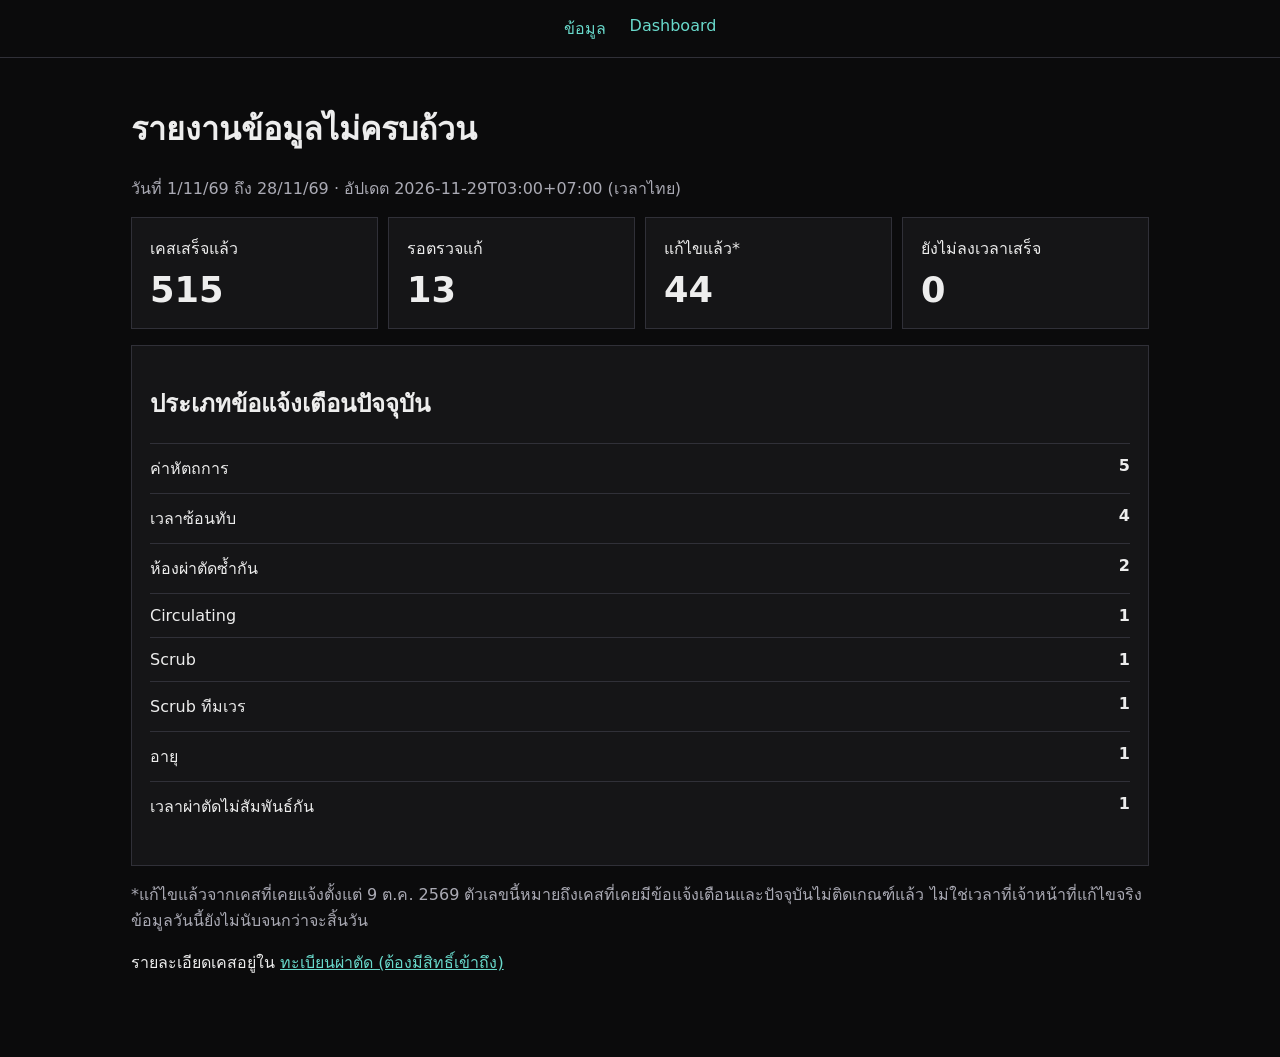
<file: index.html>
<!doctype html><html lang="th"><head><meta charset="utf-8">
<meta name="viewport" content="width=device-width,initial-scale=1">
<title>รายงานข้อมูลไม่ครบถ้วน — OR Audit</title><style>
:root{color-scheme:dark;font-family:system-ui,-apple-system,sans-serif;background:#0b0b0c;color:#ededed}
*{box-sizing:border-box}body{margin:0}main{max-width:1050px;margin:auto;padding:24px 16px 64px}
nav{border-bottom:1px solid #303038;padding:16px;display:flex;gap:24px;justify-content:center}
a{color:#69dacc}nav a{text-decoration:none}h1{font-size:clamp(1.5rem,3vw,2rem)}
.muted{color:#aaaab4}.grid{display:grid;grid-template-columns:repeat(auto-fit,minmax(170px,1fr));gap:10px}
.card,.panel{border:1px solid #303038;background:#151517;padding:18px}.card strong{display:block;font-size:2.2rem;margin-top:8px}
.panel{margin-top:16px}ul{padding:0;list-style:none}li{border-top:1px solid #303038;padding:12px 0;display:flex;justify-content:space-between;gap:12px}
.note{line-height:1.65}@media(max-width:480px){.grid{grid-template-columns:repeat(2,minmax(0,1fr))}.card{padding:12px}.card strong{font-size:1.8rem}}
</style></head><body><nav><a href="index.html">ข้อมูล</a><a href="dashboard.html">Dashboard</a></nav>
<main><h1>รายงานข้อมูลไม่ครบถ้วน</h1><p class="muted">วันที่ 1/11/69 ถึง 28/11/69 · อัปเดต 2026-11-29T03:00+07:00 (เวลาไทย)</p>
<section class="grid" aria-label="สรุป"><div class="card">เคสเสร็จแล้ว<strong>515</strong></div>
<div class="card">รอตรวจแก้<strong>13</strong></div>
<div class="card">แก้ไขแล้ว*<strong>44</strong></div>
<div class="card">ยังไม่ลงเวลาเสร็จ<strong>0</strong></div></section>
<section class="panel"><h2>ประเภทข้อแจ้งเตือนปัจจุบัน</h2><ul><li><span>ค่าหัตถการ</span><strong>5</strong></li><li><span>เวลาซ้อนทับ</span><strong>4</strong></li><li><span>ห้องผ่าตัดซ้ำกัน</span><strong>2</strong></li><li><span>Circulating</span><strong>1</strong></li><li><span>Scrub</span><strong>1</strong></li><li><span>Scrub ทีมเวร</span><strong>1</strong></li><li><span>อายุ</span><strong>1</strong></li><li><span>เวลาผ่าตัดไม่สัมพันธ์กัน</span><strong>1</strong></li></ul></section>
<p class="note muted">*แก้ไขแล้วจากเคสที่เคยแจ้งตั้งแต่ 9 ต.ค. 2569 ตัวเลขนี้หมายถึงเคสที่เคยมีข้อแจ้งเตือนและปัจจุบันไม่ติดเกณฑ์แล้ว ไม่ใช่เวลาที่เจ้าหน้าที่แก้ไขจริง ข้อมูลวันนี้ยังไม่นับจนกว่าจะสิ้นวัน</p>
<p class="note">รายละเอียดเคสอยู่ใน <a href="https://docs.google.com/spreadsheets/d/1T57OJl3Pa2oSgCp1pms4IMlwQyu6qdIIihpqqjwFoCk/edit#gid=0">ทะเบียนผ่าตัด (ต้องมีสิทธิ์เข้าถึง)</a></p>
</main></body></html>
</file>
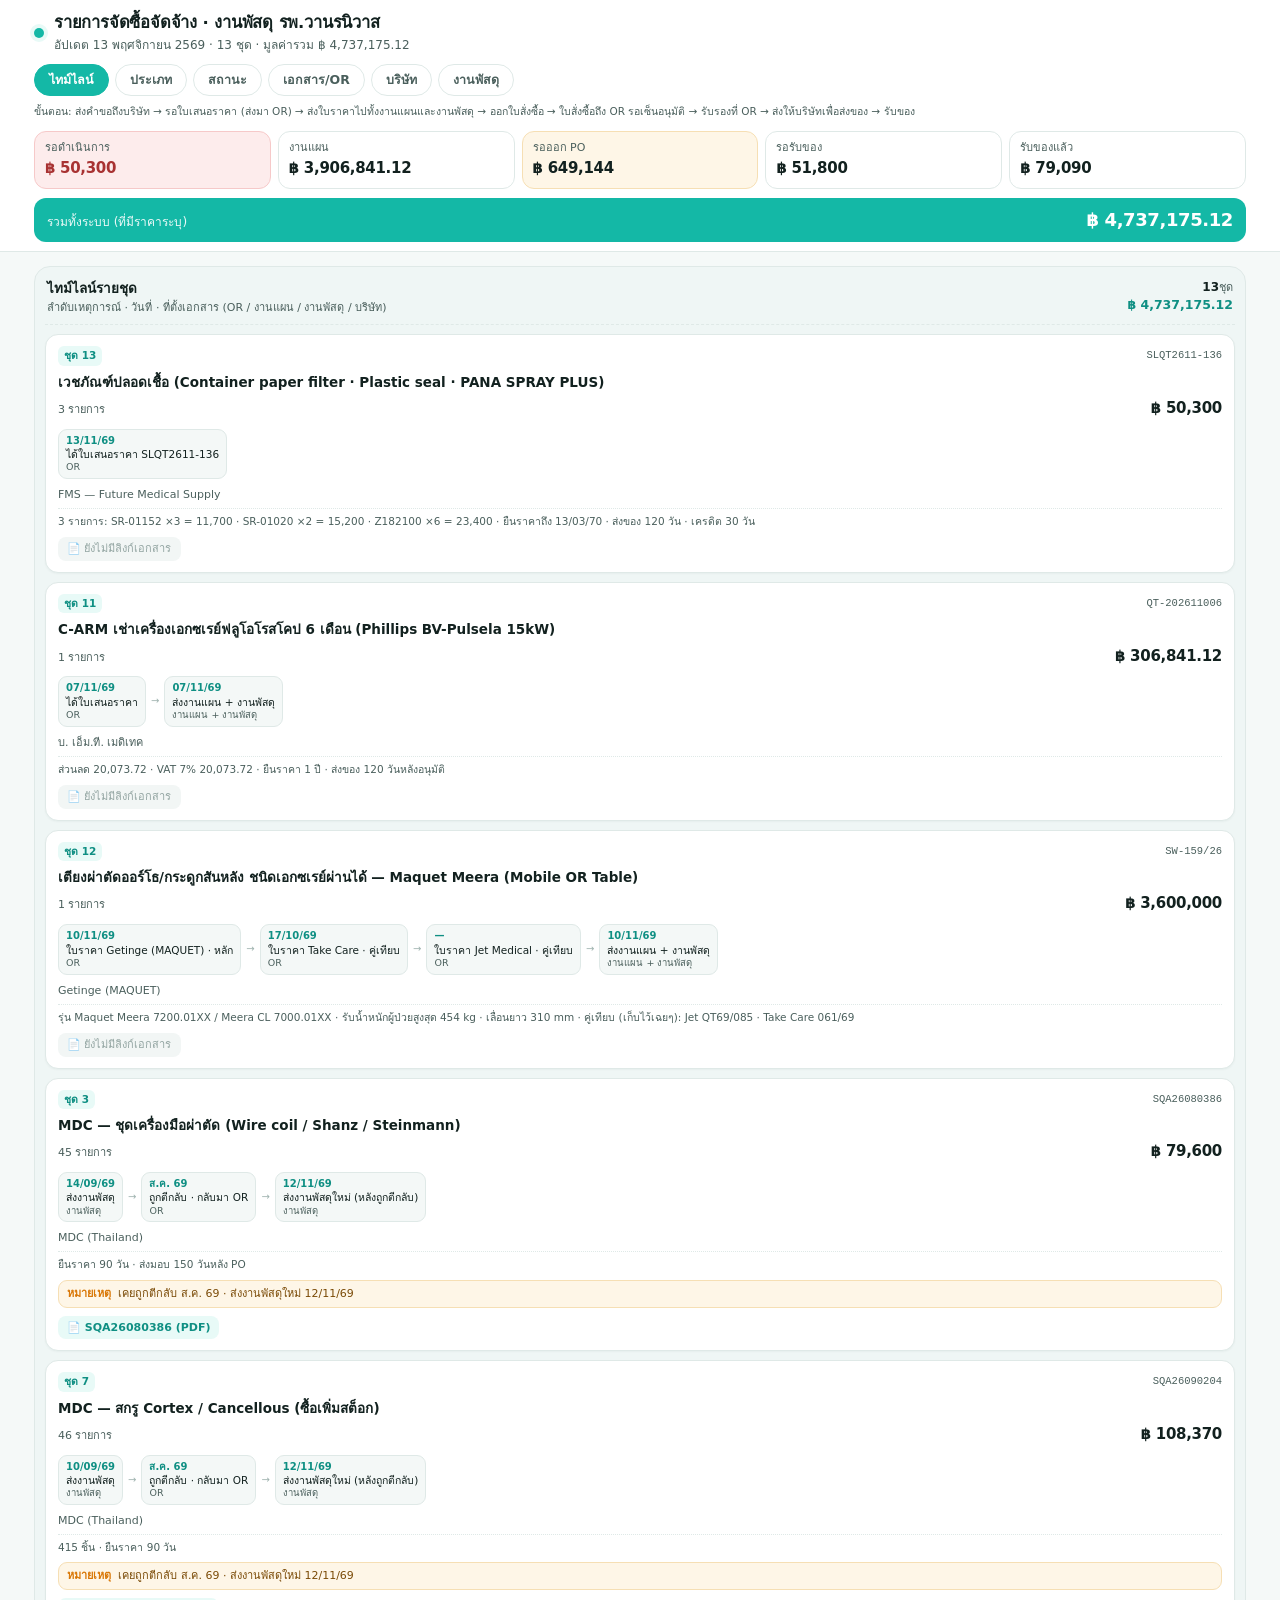
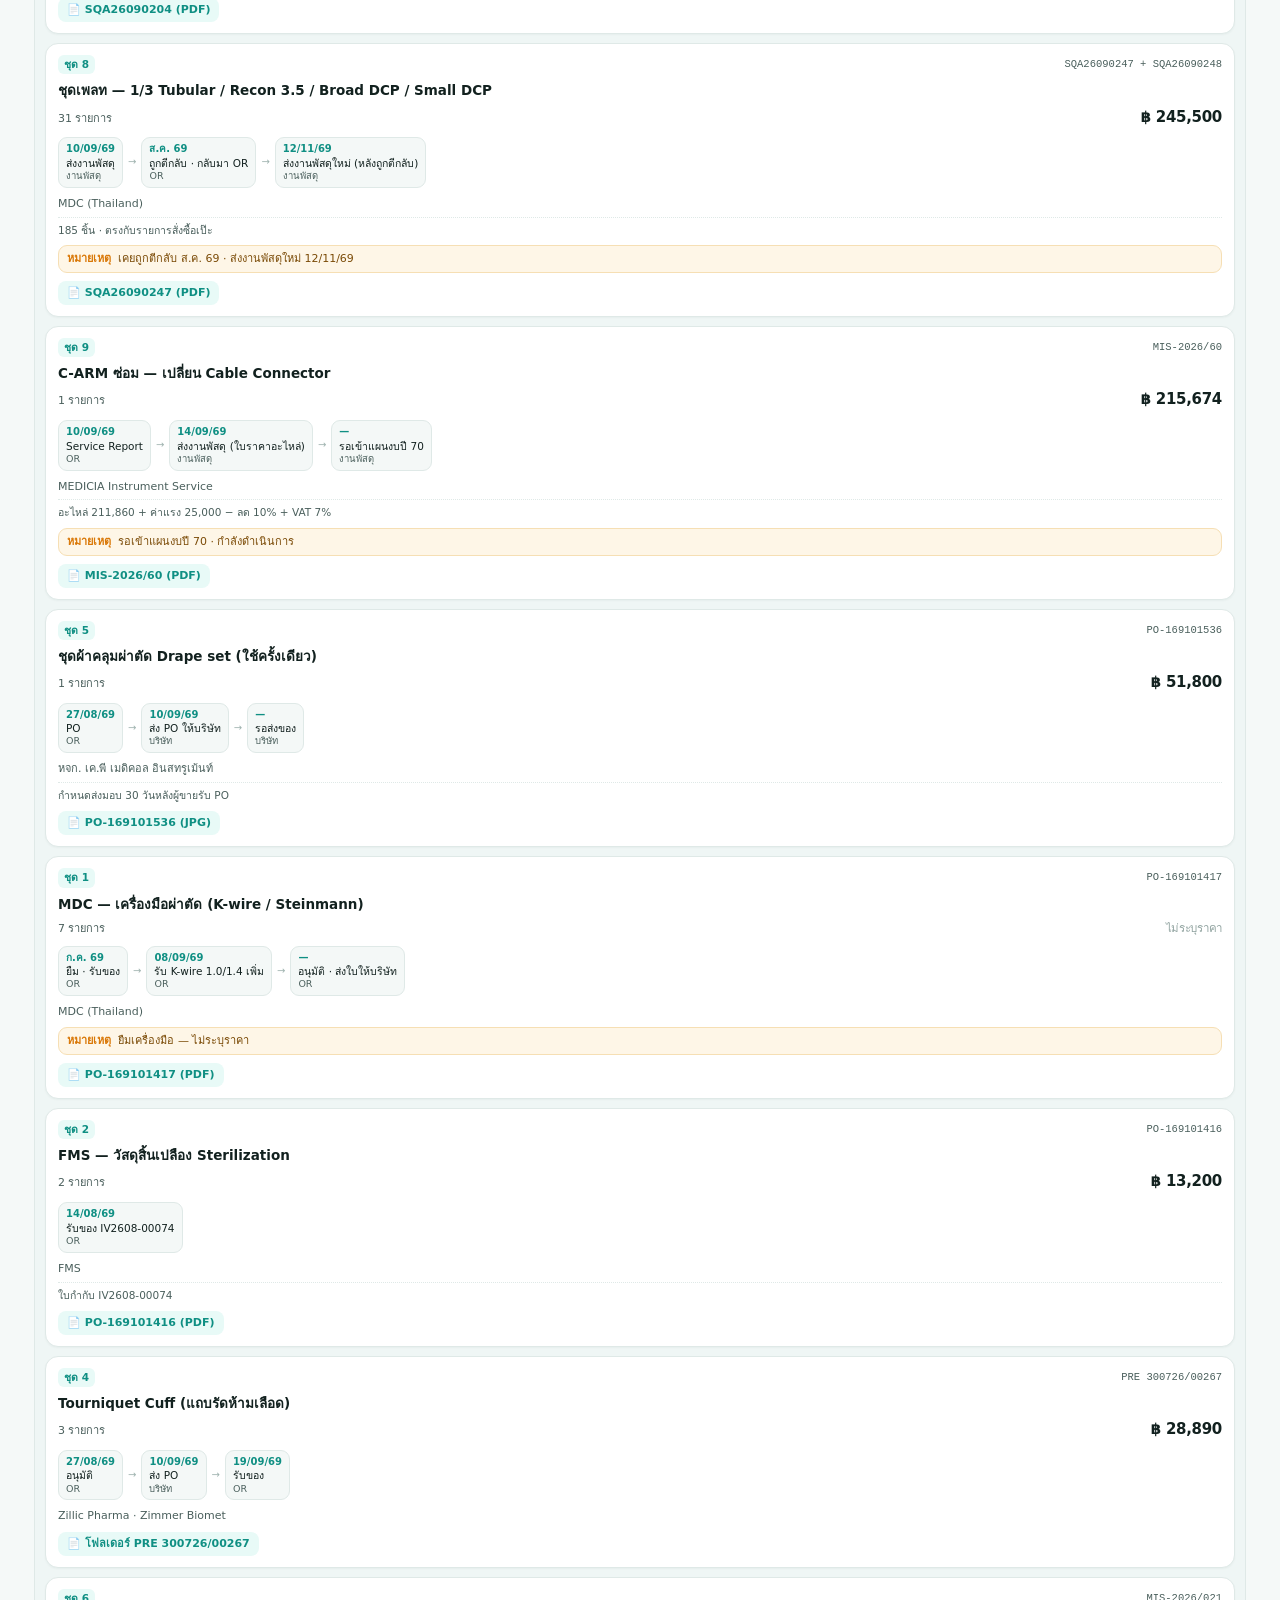
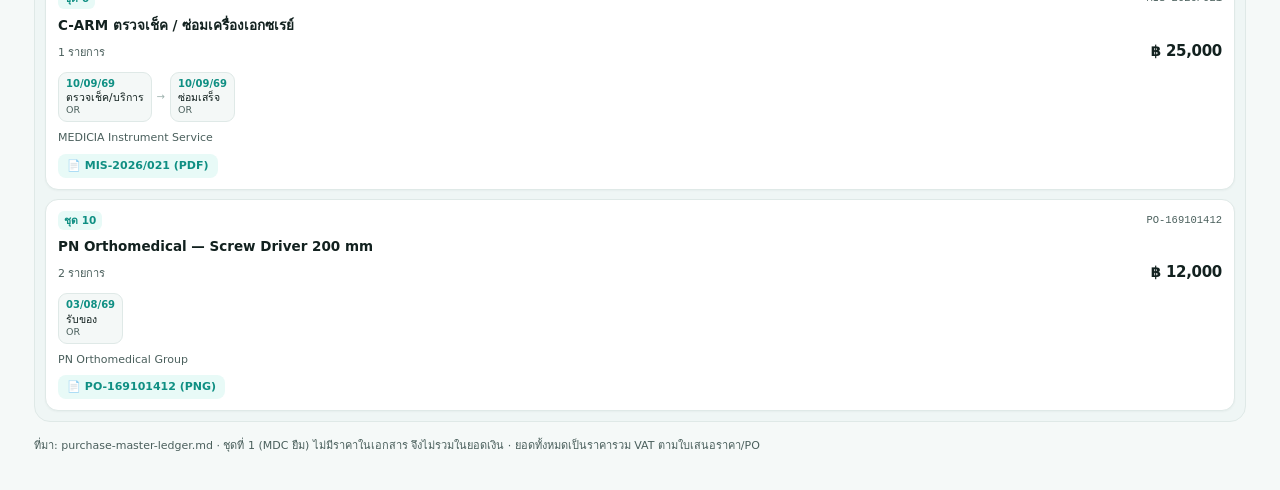
<file: procurement/index.html>
<!doctype html>
<html lang="th">
<head>
<meta charset="utf-8">
<meta name="viewport" content="width=device-width, initial-scale=1">
<title>รายการจัดซื้อจัดจ้าง · รพ.วานรนิวาส</title>
<style>
  :root {
    --teal:#14b8a6; --teal-dk:#0f8f83; --teal-bg:#e8faf7;
    --ink:#12211f; --ink-2:#4a5f5c; --line:#dfe9e7; --bg:#f5f9f8; --card:#fff;
    --amber:#d97706; --amber-bg:#fef6e7;
  }
  * { box-sizing:border-box; -webkit-tap-highlight-color:transparent; }
  html,body { margin:0; padding:0; }
  body {
    font-family:"Noto Sans Thai","Sarabun",system-ui,-apple-system,"Segoe UI",sans-serif;
    background:var(--bg); color:var(--ink); line-height:1.45;
    padding:0 0 36px; font-size:15px;
  }
  .wrap { max-width:1240px; margin:0 auto; padding:0 14px; }

  header.top {
    position:sticky; top:0; z-index:20; background:rgba(255,255,255,.93);
    backdrop-filter:saturate(1.4) blur(8px); border-bottom:1px solid var(--line);
  }
  .top-in { max-width:1240px; margin:0 auto; padding:11px 14px 9px; }
  .brand { display:flex; align-items:center; gap:10px; }
  .dot { width:10px; height:10px; border-radius:50%; background:var(--teal); box-shadow:0 0 0 4px var(--teal-bg); flex:none; }
  h1 { font-size:16.5px; margin:0; font-weight:700; letter-spacing:-.2px; }
  .sub { margin:2px 0 0; font-size:12px; color:var(--ink-2); }

  .tabs { display:flex; gap:6px; margin:10px 0 0; overflow-x:auto; padding-bottom:2px; }
  .tab {
    flex:none; font:inherit; font-size:12.5px; font-weight:600; color:var(--ink-2);
    background:#fff; border:1px solid var(--line); border-radius:999px; padding:6px 14px; cursor:pointer;
  }
  .tab.active { background:var(--teal); border-color:var(--teal); color:#fff; }
  .flow { margin:6px 0 0; font-size:10.5px; line-height:1.5; color:var(--ink-2); }

  .summary { display:grid; grid-template-columns:repeat(5,minmax(0,1fr)); gap:7px; margin:11px 0 0; }
  .stat { background:var(--card); border:1px solid var(--line); border-radius:12px; padding:8px 10px; }
  .stat span { display:block; font-size:11px; color:var(--ink-2); }
  .stat b { display:block; font-size:15px; margin-top:2px; letter-spacing:-.3px; white-space:nowrap; }
  .stat.a { background:var(--amber-bg); border-color:#f6dfb4; }
  .stat.r { background:#fdecec; border-color:#f6c9c9; }
  .stat.r b { color:#a83232; }
  .grand { margin:9px 0 0; display:flex; align-items:baseline; justify-content:space-between;
           background:var(--teal); color:#fff; border-radius:12px; padding:9px 13px; }
  .grand span { font-size:12px; opacity:.92; }
  .grand b { font-size:18px; letter-spacing:-.4px; }

  .view { display:none; }
  .view.active { display:block; }
  .board { display:grid; grid-template-columns:repeat(auto-fit,minmax(235px,1fr)); gap:14px; margin-top:14px; align-items:start; }
  .lane { background:#eff6f5; border:1px solid var(--line); border-radius:16px; padding:10px; }
  .lane-head { display:flex; gap:9px; align-items:flex-start; padding:2px 2px 9px; border-bottom:1px dashed var(--line); }
  .lane-titles { flex:1; min-width:0; }
  .lane-titles h2 { font-size:13.5px; margin:0; font-weight:700; }
  .lane-titles p { font-size:11px; margin:1px 0 0; color:var(--ink-2); }
  .lane-sum { text-align:right; font-size:11px; color:var(--ink-2); }
  .lane-sum b { font-size:12px; color:var(--ink); }
  .lane-sum strong { display:block; font-size:12.5px; color:var(--teal-dk); white-space:nowrap; }

  .cards { display:flex; flex-direction:column; gap:9px; margin-top:9px; }
  .card { background:var(--card); border:1px solid var(--line); border-radius:13px; padding:11px 12px;
          box-shadow:0 1px 2px rgba(16,45,40,.04); }
  .card-top { display:flex; justify-content:space-between; align-items:center; gap:8px; }
  .no { font-size:10.5px; font-weight:700; color:var(--teal-dk); background:var(--teal-bg); border-radius:6px; padding:2px 6px; }
  .ref { font-size:10.5px; color:var(--ink-2); font-family:ui-monospace,SFMono-Regular,Menlo,monospace; text-align:right; }
  .card h3 { font-size:13.5px; margin:7px 0 0; font-weight:600; line-height:1.35; }
  .mid { display:flex; justify-content:space-between; align-items:baseline; gap:8px; margin-top:7px; }
  .items { font-size:11px; color:var(--ink-2); }
  .amt { font-size:15px; font-weight:700; letter-spacing:-.3px; white-space:nowrap; }
  .amt.muted { font-size:11.5px; font-weight:500; color:#93a5a2; }
  .stamps { display:flex; flex-wrap:wrap; gap:5px; margin-top:8px; }
  .stamp { font-size:10.5px; background:#f4f8f7; border:1px solid var(--line); border-radius:999px; padding:2px 8px; color:var(--ink); }
  .stamp em { font-style:normal; color:var(--ink-2); margin-right:3px; }
  .place { font-size:10.5px; font-weight:700; background:var(--teal-bg); color:var(--teal-dk);
           border-radius:999px; padding:2px 8px; }
  .stage { font-size:10.5px; font-weight:600; background:#eef2ff; color:#3f4fa8;
           border-radius:999px; padding:2px 8px; }
  .typ { font-size:10.5px; font-weight:700; background:#fff2e6; color:#a15c00;
         border-radius:999px; padding:2px 8px; }
  .chain { display:flex; flex-wrap:wrap; align-items:center; gap:5px; margin-top:9px; }
  .ev { font-size:10.5px; background:#f4f8f7; border:1px solid var(--line); border-radius:9px;
        padding:4px 7px; line-height:1.35; }
  .ev b { display:block; font-size:10px; color:var(--teal-dk); }
  .ev em { display:block; font-style:normal; font-size:9.5px; color:var(--ink-2); }
  .arrow { font-size:10px; color:#9fb3af; }
  .vendor { font-size:11px; color:var(--ink-2); margin-top:8px; }
  .extra { font-size:10.5px; color:var(--ink-2); margin:5px 0 0; padding-top:5px; border-top:1px dotted var(--line); }
  .note { font-size:11px; margin:7px 0 0; background:var(--amber-bg); border:1px solid #f6dfb4;
          border-radius:9px; padding:5px 8px; color:#7a4a06; }
  .note em { font-style:normal; font-weight:700; color:var(--amber); margin-right:4px; }
  .doc { display:inline-block; margin-top:8px; font-size:11px; font-weight:600; color:var(--teal-dk);
         background:var(--teal-bg); border-radius:8px; padding:4px 9px; text-decoration:none; }
  .doc.muted { color:#93a5a2; background:#f2f6f5; font-weight:500; }

  footer { max-width:1240px; margin:16px auto 0; padding:0 14px; font-size:11px; color:var(--ink-2); }

  /* responsive overrides — MUST stay after base rules */
  @media (max-width:980px) {
    .board { display:block; column-count:2; column-gap:10px; }
    .lane { break-inside:avoid; margin-bottom:10px; padding:8px; }
    .card { padding:10px; }
    .summary { grid-template-columns:repeat(2,minmax(0,1fr)); }
  }
  @media (max-width:700px) {
    body { font-size:14px; }
    .board { column-count:1; }
    .card h3 { font-size:14px; }
    .amt { font-size:14.5px; }
  }
</style>
</head>
<body>
<header class="top">
  <div class="top-in">
    <div class="brand">
      <span class="dot"></span>
      <div>
        <h1>รายการจัดซื้อจัดจ้าง · งานพัสดุ รพ.วานรนิวาส</h1>
        <p class="sub">อัปเดต 13 พฤศจิกายน 2569 · 13 ชุด · มูลค่ารวม ฿ 4,737,175.12</p>
      </div>
    </div>
    <nav class="tabs"><button class="tab active" data-view="timeline" type="button">ไทม์ไลน์</button><button class="tab" data-view="type" type="button">ประเภท</button><button class="tab" data-view="status" type="button">สถานะ</button><button class="tab" data-view="dept" type="button">เอกสาร/OR</button><button class="tab" data-view="vendor" type="button">บริษัท</button><button class="tab" data-view="purchasing" type="button">งานพัสดุ</button></nav>
    <p class="flow">ขั้นตอน: ส่งคำขอถึงบริษัท → รอใบเสนอราคา (ส่งมา OR) → ส่งใบราคาไปทั้งงานแผนและงานพัสดุ → ออกใบสั่งซื้อ → ใบสั่งซื้อถึง OR รอเซ็นอนุมัติ → รับรองที่ OR → ส่งให้บริษัทเพื่อส่งของ → รับของ</p>
    <div class="summary">
      <div class="stat r"><span>รอดำเนินการ</span><b>฿ 50,300</b></div>
      <div class="stat"><span>งานแผน</span><b>฿ 3,906,841.12</b></div>
      <div class="stat a"><span>รอออก PO</span><b>฿ 649,144</b></div>
      <div class="stat"><span>รอรับของ</span><b>฿ 51,800</b></div>
      <div class="stat"><span>รับของแล้ว</span><b>฿ 79,090</b></div>
    </div>
    <div class="grand"><span>รวมทั้งระบบ (ที่มีราคาระบุ)</span><b>฿ 4,737,175.12</b></div>
  </div>
</header>

<main class="wrap">
  <section class="view active" id="view-timeline" data-view="timeline">
    <div class="board">
    <section class="lane">
      <header class="lane-head">
        <div class="lane-titles">
          <h2>ไทม์ไลน์รายชุด</h2>
          <p>ลำดับเหตุการณ์ · วันที่ · ที่ตั้งเอกสาร (OR / งานแผน / งานพัสดุ / บริษัท)</p>
        </div>
        <div class="lane-sum">
          <b>13</b><span>ชุด</span>
          <strong>฿ 4,737,175.12</strong>
        </div>
      </header>
      <div class="cards">
      <article class="card" data-no="13">
        <div class="card-top">
          <span class="no">ชุด 13</span>
          <span class="ref">SLQT2611-136</span>
        </div>
        <h3>เวชภัณฑ์ปลอดเชื้อ (Container paper filter · Plastic seal · PANA SPRAY PLUS)</h3>
        <div class="mid">
          <span class="items">3 รายการ</span>
          <div class="amt">฿ 50,300</div>
        </div>
        <div class="chain"><span class="ev"><b>13/11/69</b> ได้ใบเสนอราคา SLQT2611-136<em>OR</em></span></div>
        <div class="vendor">FMS — Future Medical Supply</div>
        <p class="extra">3 รายการ: SR-01152 ×3 = 11,700 · SR-01020 ×2 = 15,200 · Z182100 ×6 = 23,400 · ยืนราคาถึง 13/03/70 · ส่งของ 120 วัน · เครดิต 30 วัน</p>
        
        <span class="doc muted">📄 ยังไม่มีลิงก์เอกสาร</span>
      </article>
      <article class="card" data-no="11">
        <div class="card-top">
          <span class="no">ชุด 11</span>
          <span class="ref">QT-202611006</span>
        </div>
        <h3>C-ARM เช่าเครื่องเอกซเรย์ฟลูโอโรสโคป 6 เดือน (Phillips BV-Pulsela 15kW)</h3>
        <div class="mid">
          <span class="items">1 รายการ</span>
          <div class="amt">฿ 306,841.12</div>
        </div>
        <div class="chain"><span class="ev"><b>07/11/69</b> ได้ใบเสนอราคา<em>OR</em></span><span class="arrow">→</span><span class="ev"><b>07/11/69</b> ส่งงานแผน + งานพัสดุ<em>งานแผน + งานพัสดุ</em></span></div>
        <div class="vendor">บ. เอ็ม.ที. เมดิเทค</div>
        <p class="extra">ส่วนลด 20,073.72 · VAT 7% 20,073.72 · ยืนราคา 1 ปี · ส่งของ 120 วันหลังอนุมัติ</p>
        
        <span class="doc muted">📄 ยังไม่มีลิงก์เอกสาร</span>
      </article>
      <article class="card" data-no="12">
        <div class="card-top">
          <span class="no">ชุด 12</span>
          <span class="ref">SW-159/26</span>
        </div>
        <h3>เตียงผ่าตัดออร์โธ/กระดูกสันหลัง ชนิดเอกซเรย์ผ่านได้ — Maquet Meera (Mobile OR Table)</h3>
        <div class="mid">
          <span class="items">1 รายการ</span>
          <div class="amt">฿ 3,600,000</div>
        </div>
        <div class="chain"><span class="ev"><b>10/11/69</b> ใบราคา Getinge (MAQUET) · หลัก<em>OR</em></span><span class="arrow">→</span><span class="ev"><b>17/10/69</b> ใบราคา Take Care · คู่เทียบ<em>OR</em></span><span class="arrow">→</span><span class="ev"><b>—</b> ใบราคา Jet Medical · คู่เทียบ<em>OR</em></span><span class="arrow">→</span><span class="ev"><b>10/11/69</b> ส่งงานแผน + งานพัสดุ<em>งานแผน + งานพัสดุ</em></span></div>
        <div class="vendor">Getinge (MAQUET)</div>
        <p class="extra">รุ่น Maquet Meera 7200.01XX / Meera CL 7000.01XX · รับน้ำหนักผู้ป่วยสูงสุด 454 kg · เลื่อนยาว 310 mm · คู่เทียบ (เก็บไว้เฉยๆ): Jet QT69/085 · Take Care 061/69</p>
        
        <span class="doc muted">📄 ยังไม่มีลิงก์เอกสาร</span>
      </article>
      <article class="card" data-no="3">
        <div class="card-top">
          <span class="no">ชุด 3</span>
          <span class="ref">SQA26080386</span>
        </div>
        <h3>MDC — ชุดเครื่องมือผ่าตัด (Wire coil / Shanz / Steinmann)</h3>
        <div class="mid">
          <span class="items">45 รายการ</span>
          <div class="amt">฿ 79,600</div>
        </div>
        <div class="chain"><span class="ev"><b>14/09/69</b> ส่งงานพัสดุ<em>งานพัสดุ</em></span><span class="arrow">→</span><span class="ev"><b>ส.ค. 69</b> ถูกตีกลับ · กลับมา OR<em>OR</em></span><span class="arrow">→</span><span class="ev"><b>12/11/69</b> ส่งงานพัสดุใหม่ (หลังถูกตีกลับ)<em>งานพัสดุ</em></span></div>
        <div class="vendor">MDC (Thailand)</div>
        <p class="extra">ยืนราคา 90 วัน · ส่งมอบ 150 วันหลัง PO</p>
        <p class="note"><em>หมายเหตุ</em> เคยถูกตีกลับ ส.ค. 69 · ส่งงานพัสดุใหม่ 12/11/69</p>
        <a class="doc" href="https://drive.google.com/file/d/1m7Abq41Iv8rGEpQx1e7KW-mOcQBlOGKV/view" target="_blank" rel="noopener">📄 SQA26080386 (PDF)</a>
      </article>
      <article class="card" data-no="7">
        <div class="card-top">
          <span class="no">ชุด 7</span>
          <span class="ref">SQA26090204</span>
        </div>
        <h3>MDC — สกรู Cortex / Cancellous (ซื้อเพิ่มสต็อก)</h3>
        <div class="mid">
          <span class="items">46 รายการ</span>
          <div class="amt">฿ 108,370</div>
        </div>
        <div class="chain"><span class="ev"><b>10/09/69</b> ส่งงานพัสดุ<em>งานพัสดุ</em></span><span class="arrow">→</span><span class="ev"><b>ส.ค. 69</b> ถูกตีกลับ · กลับมา OR<em>OR</em></span><span class="arrow">→</span><span class="ev"><b>12/11/69</b> ส่งงานพัสดุใหม่ (หลังถูกตีกลับ)<em>งานพัสดุ</em></span></div>
        <div class="vendor">MDC (Thailand)</div>
        <p class="extra">415 ชิ้น · ยืนราคา 90 วัน</p>
        <p class="note"><em>หมายเหตุ</em> เคยถูกตีกลับ ส.ค. 69 · ส่งงานพัสดุใหม่ 12/11/69</p>
        <a class="doc" href="https://drive.google.com/file/d/1K7V_Xy4dln9CgTL4yg7NMfEn3pOjWKAB/view" target="_blank" rel="noopener">📄 SQA26090204 (PDF)</a>
      </article>
      <article class="card" data-no="8">
        <div class="card-top">
          <span class="no">ชุด 8</span>
          <span class="ref">SQA26090247 + SQA26090248</span>
        </div>
        <h3>ชุดเพลท — 1/3 Tubular / Recon 3.5 / Broad DCP / Small DCP</h3>
        <div class="mid">
          <span class="items">31 รายการ</span>
          <div class="amt">฿ 245,500</div>
        </div>
        <div class="chain"><span class="ev"><b>10/09/69</b> ส่งงานพัสดุ<em>งานพัสดุ</em></span><span class="arrow">→</span><span class="ev"><b>ส.ค. 69</b> ถูกตีกลับ · กลับมา OR<em>OR</em></span><span class="arrow">→</span><span class="ev"><b>12/11/69</b> ส่งงานพัสดุใหม่ (หลังถูกตีกลับ)<em>งานพัสดุ</em></span></div>
        <div class="vendor">MDC (Thailand)</div>
        <p class="extra">185 ชิ้น · ตรงกับรายการสั่งซื้อเป๊ะ</p>
        <p class="note"><em>หมายเหตุ</em> เคยถูกตีกลับ ส.ค. 69 · ส่งงานพัสดุใหม่ 12/11/69</p>
        <a class="doc" href="https://drive.google.com/file/d/1q8N-72NfPh9kbhoI8UMoXRtWT8HyzjHJ/view" target="_blank" rel="noopener">📄 SQA26090247 (PDF)</a>
      </article>
      <article class="card" data-no="9">
        <div class="card-top">
          <span class="no">ชุด 9</span>
          <span class="ref">MIS-2026/60</span>
        </div>
        <h3>C-ARM ซ่อม — เปลี่ยน Cable Connector</h3>
        <div class="mid">
          <span class="items">1 รายการ</span>
          <div class="amt">฿ 215,674</div>
        </div>
        <div class="chain"><span class="ev"><b>10/09/69</b> Service Report<em>OR</em></span><span class="arrow">→</span><span class="ev"><b>14/09/69</b> ส่งงานพัสดุ (ใบราคาอะไหล่)<em>งานพัสดุ</em></span><span class="arrow">→</span><span class="ev"><b>—</b> รอเข้าแผนงบปี 70<em>งานพัสดุ</em></span></div>
        <div class="vendor">MEDICIA Instrument Service</div>
        <p class="extra">อะไหล่ 211,860 + ค่าแรง 25,000 − ลด 10% + VAT 7%</p>
        <p class="note"><em>หมายเหตุ</em> รอเข้าแผนงบปี 70 · กำลังดำเนินการ</p>
        <a class="doc" href="https://drive.google.com/file/d/1yuC_7wkfMY9abTNr6p2Ak7XbLnStJXcc/view" target="_blank" rel="noopener">📄 MIS-2026/60 (PDF)</a>
      </article>
      <article class="card" data-no="5">
        <div class="card-top">
          <span class="no">ชุด 5</span>
          <span class="ref">PO-169101536</span>
        </div>
        <h3>ชุดผ้าคลุมผ่าตัด Drape set (ใช้ครั้งเดียว)</h3>
        <div class="mid">
          <span class="items">1 รายการ</span>
          <div class="amt">฿ 51,800</div>
        </div>
        <div class="chain"><span class="ev"><b>27/08/69</b> PO<em>OR</em></span><span class="arrow">→</span><span class="ev"><b>10/09/69</b> ส่ง PO ให้บริษัท<em>บริษัท</em></span><span class="arrow">→</span><span class="ev"><b>—</b> รอส่งของ<em>บริษัท</em></span></div>
        <div class="vendor">หจก. เค.พี เมดิคอล อินสทรูเม้นท์</div>
        <p class="extra">กำหนดส่งมอบ 30 วันหลังผู้ขายรับ PO</p>
        
        <a class="doc" href="https://drive.google.com/file/d/1xhJ_ni1SlI_rlpsuvYkMia1H1uOM78Z8/view" target="_blank" rel="noopener">📄 PO-169101536 (JPG)</a>
      </article>
      <article class="card" data-no="1">
        <div class="card-top">
          <span class="no">ชุด 1</span>
          <span class="ref">PO-169101417</span>
        </div>
        <h3>MDC — เครื่องมือผ่าตัด (K-wire / Steinmann)</h3>
        <div class="mid">
          <span class="items">7 รายการ</span>
          <div class="amt muted">ไม่ระบุราคา</div>
        </div>
        <div class="chain"><span class="ev"><b>ก.ค. 69</b> ยืม · รับของ<em>OR</em></span><span class="arrow">→</span><span class="ev"><b>08/09/69</b> รับ K-wire 1.0/1.4 เพิ่ม<em>OR</em></span><span class="arrow">→</span><span class="ev"><b>—</b> อนุมัติ · ส่งใบให้บริษัท<em>OR</em></span></div>
        <div class="vendor">MDC (Thailand)</div>
        
        <p class="note"><em>หมายเหตุ</em> ยืมเครื่องมือ — ไม่ระบุราคา</p>
        <a class="doc" href="https://drive.google.com/file/d/1_uo8bnt1Y1jpcdANNmfnXFaZwVEU9fVQ/view" target="_blank" rel="noopener">📄 PO-169101417 (PDF)</a>
      </article>
      <article class="card" data-no="2">
        <div class="card-top">
          <span class="no">ชุด 2</span>
          <span class="ref">PO-169101416</span>
        </div>
        <h3>FMS — วัสดุสิ้นเปลือง Sterilization</h3>
        <div class="mid">
          <span class="items">2 รายการ</span>
          <div class="amt">฿ 13,200</div>
        </div>
        <div class="chain"><span class="ev"><b>14/08/69</b> รับของ IV2608-00074<em>OR</em></span></div>
        <div class="vendor">FMS</div>
        <p class="extra">ใบกำกับ IV2608-00074</p>
        
        <a class="doc" href="https://drive.google.com/file/d/1NbkU2x0DEAuVJ9zN30EfV8DM7URZmLSw/view" target="_blank" rel="noopener">📄 PO-169101416 (PDF)</a>
      </article>
      <article class="card" data-no="4">
        <div class="card-top">
          <span class="no">ชุด 4</span>
          <span class="ref">PRE 300726/00267</span>
        </div>
        <h3>Tourniquet Cuff (แถบรัดห้ามเลือด)</h3>
        <div class="mid">
          <span class="items">3 รายการ</span>
          <div class="amt">฿ 28,890</div>
        </div>
        <div class="chain"><span class="ev"><b>27/08/69</b> อนุมัติ<em>OR</em></span><span class="arrow">→</span><span class="ev"><b>10/09/69</b> ส่ง PO<em>บริษัท</em></span><span class="arrow">→</span><span class="ev"><b>19/09/69</b> รับของ<em>OR</em></span></div>
        <div class="vendor">Zillic Pharma · Zimmer Biomet</div>
        
        
        <a class="doc" href="https://drive.google.com/drive/folders/1TWSeL-zlYV19X0AfKZOI4gjexI8R4p8-" target="_blank" rel="noopener">📄 โฟลเดอร์ PRE 300726/00267</a>
      </article>
      <article class="card" data-no="6">
        <div class="card-top">
          <span class="no">ชุด 6</span>
          <span class="ref">MIS-2026/021</span>
        </div>
        <h3>C-ARM ตรวจเช็ค / ซ่อมเครื่องเอกซเรย์</h3>
        <div class="mid">
          <span class="items">1 รายการ</span>
          <div class="amt">฿ 25,000</div>
        </div>
        <div class="chain"><span class="ev"><b>10/09/69</b> ตรวจเช็ค/บริการ<em>OR</em></span><span class="arrow">→</span><span class="ev"><b>10/09/69</b> ซ่อมเสร็จ<em>OR</em></span></div>
        <div class="vendor">MEDICIA Instrument Service</div>
        
        
        <a class="doc" href="https://drive.google.com/file/d/1THkRjXG7ufEmPdcUmYypJhtAv0QXwR8A/view" target="_blank" rel="noopener">📄 MIS-2026/021 (PDF)</a>
      </article>
      <article class="card" data-no="10">
        <div class="card-top">
          <span class="no">ชุด 10</span>
          <span class="ref">PO-169101412</span>
        </div>
        <h3>PN Orthomedical — Screw Driver 200 mm</h3>
        <div class="mid">
          <span class="items">2 รายการ</span>
          <div class="amt">฿ 12,000</div>
        </div>
        <div class="chain"><span class="ev"><b>03/08/69</b> รับของ<em>OR</em></span></div>
        <div class="vendor">PN Orthomedical Group</div>
        
        
        <a class="doc" href="https://drive.google.com/file/d/1c7bZw-QoIrJ6tYUZoMmZxtp9rgLklJm7/view" target="_blank" rel="noopener">📄 PO-169101412 (PNG)</a>
      </article>
      </div>
    </section>
    </div>
  </section>
  <section class="view" id="view-type" data-view="type">
    <div class="board">
    <section class="lane">
      <header class="lane-head">
        <div class="lane-titles">
          <h2>วัสดุ</h2>
          <p>ใบเสนอราคาส่งทั้งงานแผนและงานพัสดุ</p>
        </div>
        <div class="lane-sum">
          <b>8</b><span>ชุด</span>
          <strong>฿ 577,660</strong>
        </div>
      </header>
      <div class="cards">
      <article class="card" data-no="13">
        <div class="card-top">
          <span class="no">ชุด 13</span>
          <span class="ref">SLQT2611-136</span>
        </div>
        <h3>เวชภัณฑ์ปลอดเชื้อ (Container paper filter · Plastic seal · PANA SPRAY PLUS)</h3>
        <div class="mid">
          <span class="items">3 รายการ</span>
          <div class="amt">฿ 50,300</div>
        </div>
        <div class="stamps"><span class="stamp"><em>ได้ใบราคา</em> 13/11/69</span><span class="typ">วัสดุ</span><span class="place">ที่ตั้งเอกสาร: OR</span><span class="stage">ได้ใบเสนอราคาแล้ว · รอดำเนินการ</span></div>
        <div class="vendor">FMS — Future Medical Supply</div>
        <p class="extra">3 รายการ: SR-01152 ×3 = 11,700 · SR-01020 ×2 = 15,200 · Z182100 ×6 = 23,400 · ยืนราคาถึง 13/03/70 · ส่งของ 120 วัน · เครดิต 30 วัน</p>
        
        <span class="doc muted">📄 ยังไม่มีลิงก์เอกสาร</span>
      </article>
      <article class="card" data-no="3">
        <div class="card-top">
          <span class="no">ชุด 3</span>
          <span class="ref">SQA26080386</span>
        </div>
        <h3>MDC — ชุดเครื่องมือผ่าตัด (Wire coil / Shanz / Steinmann)</h3>
        <div class="mid">
          <span class="items">45 รายการ</span>
          <div class="amt">฿ 79,600</div>
        </div>
        <div class="stamps"><span class="stamp"><em>ส่งพัสดุ</em> 14/09/69</span><span class="typ">วัสดุ</span><span class="place">ที่ตั้งเอกสาร: งานแผน + งานพัสดุ</span><span class="stage">ส่งงานพัสดุใหม่แล้ว · รอออก PO</span></div>
        <div class="vendor">MDC (Thailand)</div>
        <p class="extra">ยืนราคา 90 วัน · ส่งมอบ 150 วันหลัง PO</p>
        <p class="note"><em>หมายเหตุ</em> เคยถูกตีกลับ ส.ค. 69 · ส่งงานพัสดุใหม่ 12/11/69</p>
        <a class="doc" href="https://drive.google.com/file/d/1m7Abq41Iv8rGEpQx1e7KW-mOcQBlOGKV/view" target="_blank" rel="noopener">📄 SQA26080386 (PDF)</a>
      </article>
      <article class="card" data-no="7">
        <div class="card-top">
          <span class="no">ชุด 7</span>
          <span class="ref">SQA26090204</span>
        </div>
        <h3>MDC — สกรู Cortex / Cancellous (ซื้อเพิ่มสต็อก)</h3>
        <div class="mid">
          <span class="items">46 รายการ</span>
          <div class="amt">฿ 108,370</div>
        </div>
        <div class="stamps"><span class="stamp"><em>ส่งพัสดุ</em> 10/09/69</span><span class="typ">วัสดุ</span><span class="place">ที่ตั้งเอกสาร: งานแผน + งานพัสดุ</span><span class="stage">ส่งงานพัสดุใหม่แล้ว · รอออก PO</span></div>
        <div class="vendor">MDC (Thailand)</div>
        <p class="extra">415 ชิ้น · ยืนราคา 90 วัน</p>
        <p class="note"><em>หมายเหตุ</em> เคยถูกตีกลับ ส.ค. 69 · ส่งงานพัสดุใหม่ 12/11/69</p>
        <a class="doc" href="https://drive.google.com/file/d/1K7V_Xy4dln9CgTL4yg7NMfEn3pOjWKAB/view" target="_blank" rel="noopener">📄 SQA26090204 (PDF)</a>
      </article>
      <article class="card" data-no="8">
        <div class="card-top">
          <span class="no">ชุด 8</span>
          <span class="ref">SQA26090247 + SQA26090248</span>
        </div>
        <h3>ชุดเพลท — 1/3 Tubular / Recon 3.5 / Broad DCP / Small DCP</h3>
        <div class="mid">
          <span class="items">31 รายการ</span>
          <div class="amt">฿ 245,500</div>
        </div>
        <div class="stamps"><span class="stamp"><em>ส่งพัสดุ</em> 10/09/69</span><span class="typ">วัสดุ</span><span class="place">ที่ตั้งเอกสาร: งานแผน + งานพัสดุ</span><span class="stage">ส่งงานพัสดุใหม่แล้ว · รอออก PO</span></div>
        <div class="vendor">MDC (Thailand)</div>
        <p class="extra">185 ชิ้น · ตรงกับรายการสั่งซื้อเป๊ะ</p>
        <p class="note"><em>หมายเหตุ</em> เคยถูกตีกลับ ส.ค. 69 · ส่งงานพัสดุใหม่ 12/11/69</p>
        <a class="doc" href="https://drive.google.com/file/d/1q8N-72NfPh9kbhoI8UMoXRtWT8HyzjHJ/view" target="_blank" rel="noopener">📄 SQA26090247 (PDF)</a>
      </article>
      <article class="card" data-no="5">
        <div class="card-top">
          <span class="no">ชุด 5</span>
          <span class="ref">PO-169101536</span>
        </div>
        <h3>ชุดผ้าคลุมผ่าตัด Drape set (ใช้ครั้งเดียว)</h3>
        <div class="mid">
          <span class="items">1 รายการ</span>
          <div class="amt">฿ 51,800</div>
        </div>
        <div class="stamps"><span class="stamp"><em>PO</em> 27/08/69</span><span class="stamp"><em>ส่ง PO</em> 10/09/69</span><span class="typ">วัสดุ</span><span class="place">ที่ตั้งเอกสาร: บริษัท</span><span class="stage">ส่ง PO ให้บริษัทแล้ว · รอส่งของ</span></div>
        <div class="vendor">หจก. เค.พี เมดิคอล อินสทรูเม้นท์</div>
        <p class="extra">กำหนดส่งมอบ 30 วันหลังผู้ขายรับ PO</p>
        
        <a class="doc" href="https://drive.google.com/file/d/1xhJ_ni1SlI_rlpsuvYkMia1H1uOM78Z8/view" target="_blank" rel="noopener">📄 PO-169101536 (JPG)</a>
      </article>
      <article class="card" data-no="1">
        <div class="card-top">
          <span class="no">ชุด 1</span>
          <span class="ref">PO-169101417</span>
        </div>
        <h3>MDC — เครื่องมือผ่าตัด (K-wire / Steinmann)</h3>
        <div class="mid">
          <span class="items">7 รายการ</span>
          <div class="amt muted">ไม่ระบุราคา</div>
        </div>
        <div class="stamps"><span class="stamp"><em>รับของ</em> 08/09/69</span><span class="typ">วัสดุ</span><span class="place">ที่ตั้งเอกสาร: ปิดงานแล้ว</span><span class="stage">รับของแล้ว</span></div>
        <div class="vendor">MDC (Thailand)</div>
        
        <p class="note"><em>หมายเหตุ</em> ยืมเครื่องมือ — ไม่ระบุราคา</p>
        <a class="doc" href="https://drive.google.com/file/d/1_uo8bnt1Y1jpcdANNmfnXFaZwVEU9fVQ/view" target="_blank" rel="noopener">📄 PO-169101417 (PDF)</a>
      </article>
      <article class="card" data-no="2">
        <div class="card-top">
          <span class="no">ชุด 2</span>
          <span class="ref">PO-169101416</span>
        </div>
        <h3>FMS — วัสดุสิ้นเปลือง Sterilization</h3>
        <div class="mid">
          <span class="items">2 รายการ</span>
          <div class="amt">฿ 13,200</div>
        </div>
        <div class="stamps"><span class="stamp"><em>รับของ</em> 14/08/69</span><span class="typ">วัสดุ</span><span class="place">ที่ตั้งเอกสาร: ปิดงานแล้ว</span><span class="stage">รับของแล้ว</span></div>
        <div class="vendor">FMS</div>
        <p class="extra">ใบกำกับ IV2608-00074</p>
        
        <a class="doc" href="https://drive.google.com/file/d/1NbkU2x0DEAuVJ9zN30EfV8DM7URZmLSw/view" target="_blank" rel="noopener">📄 PO-169101416 (PDF)</a>
      </article>
      <article class="card" data-no="4">
        <div class="card-top">
          <span class="no">ชุด 4</span>
          <span class="ref">PRE 300726/00267</span>
        </div>
        <h3>Tourniquet Cuff (แถบรัดห้ามเลือด)</h3>
        <div class="mid">
          <span class="items">3 รายการ</span>
          <div class="amt">฿ 28,890</div>
        </div>
        <div class="stamps"><span class="stamp"><em>อนุมัติ</em> 27/08/69</span><span class="stamp"><em>ส่ง PO</em> 10/09/69</span><span class="stamp"><em>รับของ</em> 19/09/69</span><span class="typ">วัสดุ</span><span class="place">ที่ตั้งเอกสาร: ปิดงานแล้ว</span><span class="stage">รับของแล้ว</span></div>
        <div class="vendor">Zillic Pharma · Zimmer Biomet</div>
        
        
        <a class="doc" href="https://drive.google.com/drive/folders/1TWSeL-zlYV19X0AfKZOI4gjexI8R4p8-" target="_blank" rel="noopener">📄 โฟลเดอร์ PRE 300726/00267</a>
      </article>
      </div>
    </section>

    <section class="lane">
      <header class="lane-head">
        <div class="lane-titles">
          <h2>ครุภัณฑ์</h2>
          <p>ใบเสนอราคาส่งทั้งงานแผนและงานพัสดุ</p>
        </div>
        <div class="lane-sum">
          <b>5</b><span>ชุด</span>
          <strong>฿ 4,159,515.12</strong>
        </div>
      </header>
      <div class="cards">
      <article class="card" data-no="11">
        <div class="card-top">
          <span class="no">ชุด 11</span>
          <span class="ref">QT-202611006</span>
        </div>
        <h3>C-ARM เช่าเครื่องเอกซเรย์ฟลูโอโรสโคป 6 เดือน (Phillips BV-Pulsela 15kW)</h3>
        <div class="mid">
          <span class="items">1 รายการ</span>
          <div class="amt">฿ 306,841.12</div>
        </div>
        <div class="stamps"><span class="stamp"><em>ได้ใบราคา</em> 07/11/69</span><span class="typ">ครุภัณฑ์</span><span class="place">ที่ตั้งเอกสาร: งานแผน + งานพัสดุ</span><span class="stage">ส่งงานแผน + งานพัสดุแล้ว · รอพิจารณา</span></div>
        <div class="vendor">บ. เอ็ม.ที. เมดิเทค</div>
        <p class="extra">ส่วนลด 20,073.72 · VAT 7% 20,073.72 · ยืนราคา 1 ปี · ส่งของ 120 วันหลังอนุมัติ</p>
        
        <span class="doc muted">📄 ยังไม่มีลิงก์เอกสาร</span>
      </article>
      <article class="card" data-no="12">
        <div class="card-top">
          <span class="no">ชุด 12</span>
          <span class="ref">SW-159/26</span>
        </div>
        <h3>เตียงผ่าตัดออร์โธ/กระดูกสันหลัง ชนิดเอกซเรย์ผ่านได้ — Maquet Meera (Mobile OR Table)</h3>
        <div class="mid">
          <span class="items">1 รายการ</span>
          <div class="amt">฿ 3,600,000</div>
        </div>
        <div class="stamps"><span class="stamp"><em>ส่งงานแผน</em> 10/11/69</span><span class="typ">ครุภัณฑ์</span><span class="place">ที่ตั้งเอกสาร: งานแผน + งานพัสดุ</span><span class="stage">ส่งงานแผน + งานพัสดุแล้ว · รอพิจารณา</span></div>
        <div class="vendor">Getinge (MAQUET)</div>
        <p class="extra">รุ่น Maquet Meera 7200.01XX / Meera CL 7000.01XX · รับน้ำหนักผู้ป่วยสูงสุด 454 kg · เลื่อนยาว 310 mm · คู่เทียบ (เก็บไว้เฉยๆ): Jet QT69/085 · Take Care 061/69</p>
        
        <span class="doc muted">📄 ยังไม่มีลิงก์เอกสาร</span>
      </article>
      <article class="card" data-no="9">
        <div class="card-top">
          <span class="no">ชุด 9</span>
          <span class="ref">MIS-2026/60</span>
        </div>
        <h3>C-ARM ซ่อม — เปลี่ยน Cable Connector</h3>
        <div class="mid">
          <span class="items">1 รายการ</span>
          <div class="amt">฿ 215,674</div>
        </div>
        <div class="stamps"><span class="stamp"><em>ส่งพัสดุ</em> 14/09/69</span><span class="stamp"><em>สถานะ</em> กำลังดำเนินการ</span><span class="typ">ครุภัณฑ์</span><span class="place">ที่ตั้งเอกสาร: งานแผน + งานพัสดุ</span><span class="stage">ส่งงานแผน + งานพัสดุแล้ว · รอออก PO</span></div>
        <div class="vendor">MEDICIA Instrument Service</div>
        <p class="extra">อะไหล่ 211,860 + ค่าแรง 25,000 − ลด 10% + VAT 7%</p>
        <p class="note"><em>หมายเหตุ</em> รอเข้าแผนงบปี 70 · กำลังดำเนินการ</p>
        <a class="doc" href="https://drive.google.com/file/d/1yuC_7wkfMY9abTNr6p2Ak7XbLnStJXcc/view" target="_blank" rel="noopener">📄 MIS-2026/60 (PDF)</a>
      </article>
      <article class="card" data-no="6">
        <div class="card-top">
          <span class="no">ชุด 6</span>
          <span class="ref">MIS-2026/021</span>
        </div>
        <h3>C-ARM ตรวจเช็ค / ซ่อมเครื่องเอกซเรย์</h3>
        <div class="mid">
          <span class="items">1 รายการ</span>
          <div class="amt">฿ 25,000</div>
        </div>
        <div class="stamps"><span class="stamp"><em>ซ่อมเสร็จ</em> 10/09/69</span><span class="typ">ครุภัณฑ์</span><span class="place">ที่ตั้งเอกสาร: ปิดงานแล้ว</span><span class="stage">ซ่อมเสร็จ</span></div>
        <div class="vendor">MEDICIA Instrument Service</div>
        
        
        <a class="doc" href="https://drive.google.com/file/d/1THkRjXG7ufEmPdcUmYypJhtAv0QXwR8A/view" target="_blank" rel="noopener">📄 MIS-2026/021 (PDF)</a>
      </article>
      <article class="card" data-no="10">
        <div class="card-top">
          <span class="no">ชุด 10</span>
          <span class="ref">PO-169101412</span>
        </div>
        <h3>PN Orthomedical — Screw Driver 200 mm</h3>
        <div class="mid">
          <span class="items">2 รายการ</span>
          <div class="amt">฿ 12,000</div>
        </div>
        <div class="stamps"><span class="stamp"><em>รับของ</em> 03/08/69</span><span class="typ">ครุภัณฑ์</span><span class="place">ที่ตั้งเอกสาร: ปิดงานแล้ว</span><span class="stage">รับของแล้ว</span></div>
        <div class="vendor">PN Orthomedical Group</div>
        
        
        <a class="doc" href="https://drive.google.com/file/d/1c7bZw-QoIrJ6tYUZoMmZxtp9rgLklJm7/view" target="_blank" rel="noopener">📄 PO-169101412 (PNG)</a>
      </article>
      </div>
    </section>
    </div>
  </section>
  <section class="view" id="view-status" data-view="status">
    <div class="board">
    <section class="lane">
      <header class="lane-head">
        <div class="lane-titles">
          <h2>รอดำเนินการ</h2>
          <p>ได้ใบเสนอราคาแล้ว · ยังไม่ส่งงานแผน/พัสดุ</p>
        </div>
        <div class="lane-sum">
          <b>1</b><span>ชุด</span>
          <strong>฿ 50,300</strong>
        </div>
      </header>
      <div class="cards">
      <article class="card" data-no="13">
        <div class="card-top">
          <span class="no">ชุด 13</span>
          <span class="ref">SLQT2611-136</span>
        </div>
        <h3>เวชภัณฑ์ปลอดเชื้อ (Container paper filter · Plastic seal · PANA SPRAY PLUS)</h3>
        <div class="mid">
          <span class="items">3 รายการ</span>
          <div class="amt">฿ 50,300</div>
        </div>
        <div class="stamps"><span class="stamp"><em>ได้ใบราคา</em> 13/11/69</span><span class="typ">วัสดุ</span><span class="place">ที่ตั้งเอกสาร: OR</span><span class="stage">ได้ใบเสนอราคาแล้ว · รอดำเนินการ</span></div>
        <div class="vendor">FMS — Future Medical Supply</div>
        <p class="extra">3 รายการ: SR-01152 ×3 = 11,700 · SR-01020 ×2 = 15,200 · Z182100 ×6 = 23,400 · ยืนราคาถึง 13/03/70 · ส่งของ 120 วัน · เครดิต 30 วัน</p>
        
        <span class="doc muted">📄 ยังไม่มีลิงก์เอกสาร</span>
      </article>
      </div>
    </section>

    <section class="lane">
      <header class="lane-head">
        <div class="lane-titles">
          <h2>ส่งงานแผน + งานพัสดุ</h2>
          <p>ส่งใบราคาไปทั้ง 2 ที่ · รอพิจารณา/ออกใบสั่งซื้อ</p>
        </div>
        <div class="lane-sum">
          <b>2</b><span>ชุด</span>
          <strong>฿ 3,906,841.12</strong>
        </div>
      </header>
      <div class="cards">
      <article class="card" data-no="11">
        <div class="card-top">
          <span class="no">ชุด 11</span>
          <span class="ref">QT-202611006</span>
        </div>
        <h3>C-ARM เช่าเครื่องเอกซเรย์ฟลูโอโรสโคป 6 เดือน (Phillips BV-Pulsela 15kW)</h3>
        <div class="mid">
          <span class="items">1 รายการ</span>
          <div class="amt">฿ 306,841.12</div>
        </div>
        <div class="stamps"><span class="stamp"><em>ได้ใบราคา</em> 07/11/69</span><span class="typ">ครุภัณฑ์</span><span class="place">ที่ตั้งเอกสาร: งานแผน + งานพัสดุ</span><span class="stage">ส่งงานแผน + งานพัสดุแล้ว · รอพิจารณา</span></div>
        <div class="vendor">บ. เอ็ม.ที. เมดิเทค</div>
        <p class="extra">ส่วนลด 20,073.72 · VAT 7% 20,073.72 · ยืนราคา 1 ปี · ส่งของ 120 วันหลังอนุมัติ</p>
        
        <span class="doc muted">📄 ยังไม่มีลิงก์เอกสาร</span>
      </article>
      <article class="card" data-no="12">
        <div class="card-top">
          <span class="no">ชุด 12</span>
          <span class="ref">SW-159/26</span>
        </div>
        <h3>เตียงผ่าตัดออร์โธ/กระดูกสันหลัง ชนิดเอกซเรย์ผ่านได้ — Maquet Meera (Mobile OR Table)</h3>
        <div class="mid">
          <span class="items">1 รายการ</span>
          <div class="amt">฿ 3,600,000</div>
        </div>
        <div class="stamps"><span class="stamp"><em>ส่งงานแผน</em> 10/11/69</span><span class="typ">ครุภัณฑ์</span><span class="place">ที่ตั้งเอกสาร: งานแผน + งานพัสดุ</span><span class="stage">ส่งงานแผน + งานพัสดุแล้ว · รอพิจารณา</span></div>
        <div class="vendor">Getinge (MAQUET)</div>
        <p class="extra">รุ่น Maquet Meera 7200.01XX / Meera CL 7000.01XX · รับน้ำหนักผู้ป่วยสูงสุด 454 kg · เลื่อนยาว 310 mm · คู่เทียบ (เก็บไว้เฉยๆ): Jet QT69/085 · Take Care 061/69</p>
        
        <span class="doc muted">📄 ยังไม่มีลิงก์เอกสาร</span>
      </article>
      </div>
    </section>

    <section class="lane">
      <header class="lane-head">
        <div class="lane-titles">
          <h2>ส่งพัสดุแล้ว · รอออก PO</h2>
          <p>ส่งใบราคาแล้ว · รอเลข PO</p>
        </div>
        <div class="lane-sum">
          <b>4</b><span>ชุด</span>
          <strong>฿ 649,144</strong>
        </div>
      </header>
      <div class="cards">
      <article class="card" data-no="3">
        <div class="card-top">
          <span class="no">ชุด 3</span>
          <span class="ref">SQA26080386</span>
        </div>
        <h3>MDC — ชุดเครื่องมือผ่าตัด (Wire coil / Shanz / Steinmann)</h3>
        <div class="mid">
          <span class="items">45 รายการ</span>
          <div class="amt">฿ 79,600</div>
        </div>
        <div class="stamps"><span class="stamp"><em>ส่งพัสดุ</em> 14/09/69</span><span class="typ">วัสดุ</span><span class="place">ที่ตั้งเอกสาร: งานแผน + งานพัสดุ</span><span class="stage">ส่งงานพัสดุใหม่แล้ว · รอออก PO</span></div>
        <div class="vendor">MDC (Thailand)</div>
        <p class="extra">ยืนราคา 90 วัน · ส่งมอบ 150 วันหลัง PO</p>
        <p class="note"><em>หมายเหตุ</em> เคยถูกตีกลับ ส.ค. 69 · ส่งงานพัสดุใหม่ 12/11/69</p>
        <a class="doc" href="https://drive.google.com/file/d/1m7Abq41Iv8rGEpQx1e7KW-mOcQBlOGKV/view" target="_blank" rel="noopener">📄 SQA26080386 (PDF)</a>
      </article>
      <article class="card" data-no="7">
        <div class="card-top">
          <span class="no">ชุด 7</span>
          <span class="ref">SQA26090204</span>
        </div>
        <h3>MDC — สกรู Cortex / Cancellous (ซื้อเพิ่มสต็อก)</h3>
        <div class="mid">
          <span class="items">46 รายการ</span>
          <div class="amt">฿ 108,370</div>
        </div>
        <div class="stamps"><span class="stamp"><em>ส่งพัสดุ</em> 10/09/69</span><span class="typ">วัสดุ</span><span class="place">ที่ตั้งเอกสาร: งานแผน + งานพัสดุ</span><span class="stage">ส่งงานพัสดุใหม่แล้ว · รอออก PO</span></div>
        <div class="vendor">MDC (Thailand)</div>
        <p class="extra">415 ชิ้น · ยืนราคา 90 วัน</p>
        <p class="note"><em>หมายเหตุ</em> เคยถูกตีกลับ ส.ค. 69 · ส่งงานพัสดุใหม่ 12/11/69</p>
        <a class="doc" href="https://drive.google.com/file/d/1K7V_Xy4dln9CgTL4yg7NMfEn3pOjWKAB/view" target="_blank" rel="noopener">📄 SQA26090204 (PDF)</a>
      </article>
      <article class="card" data-no="8">
        <div class="card-top">
          <span class="no">ชุด 8</span>
          <span class="ref">SQA26090247 + SQA26090248</span>
        </div>
        <h3>ชุดเพลท — 1/3 Tubular / Recon 3.5 / Broad DCP / Small DCP</h3>
        <div class="mid">
          <span class="items">31 รายการ</span>
          <div class="amt">฿ 245,500</div>
        </div>
        <div class="stamps"><span class="stamp"><em>ส่งพัสดุ</em> 10/09/69</span><span class="typ">วัสดุ</span><span class="place">ที่ตั้งเอกสาร: งานแผน + งานพัสดุ</span><span class="stage">ส่งงานพัสดุใหม่แล้ว · รอออก PO</span></div>
        <div class="vendor">MDC (Thailand)</div>
        <p class="extra">185 ชิ้น · ตรงกับรายการสั่งซื้อเป๊ะ</p>
        <p class="note"><em>หมายเหตุ</em> เคยถูกตีกลับ ส.ค. 69 · ส่งงานพัสดุใหม่ 12/11/69</p>
        <a class="doc" href="https://drive.google.com/file/d/1q8N-72NfPh9kbhoI8UMoXRtWT8HyzjHJ/view" target="_blank" rel="noopener">📄 SQA26090247 (PDF)</a>
      </article>
      <article class="card" data-no="9">
        <div class="card-top">
          <span class="no">ชุด 9</span>
          <span class="ref">MIS-2026/60</span>
        </div>
        <h3>C-ARM ซ่อม — เปลี่ยน Cable Connector</h3>
        <div class="mid">
          <span class="items">1 รายการ</span>
          <div class="amt">฿ 215,674</div>
        </div>
        <div class="stamps"><span class="stamp"><em>ส่งพัสดุ</em> 14/09/69</span><span class="stamp"><em>สถานะ</em> กำลังดำเนินการ</span><span class="typ">ครุภัณฑ์</span><span class="place">ที่ตั้งเอกสาร: งานแผน + งานพัสดุ</span><span class="stage">ส่งงานแผน + งานพัสดุแล้ว · รอออก PO</span></div>
        <div class="vendor">MEDICIA Instrument Service</div>
        <p class="extra">อะไหล่ 211,860 + ค่าแรง 25,000 − ลด 10% + VAT 7%</p>
        <p class="note"><em>หมายเหตุ</em> รอเข้าแผนงบปี 70 · กำลังดำเนินการ</p>
        <a class="doc" href="https://drive.google.com/file/d/1yuC_7wkfMY9abTNr6p2Ak7XbLnStJXcc/view" target="_blank" rel="noopener">📄 MIS-2026/60 (PDF)</a>
      </article>
      </div>
    </section>

    <section class="lane">
      <header class="lane-head">
        <div class="lane-titles">
          <h2>ส่ง PO ให้บริษัท · รอรับของ</h2>
          <p>อนุมัติแล้ว · รอส่งมอบ</p>
        </div>
        <div class="lane-sum">
          <b>1</b><span>ชุด</span>
          <strong>฿ 51,800</strong>
        </div>
      </header>
      <div class="cards">
      <article class="card" data-no="5">
        <div class="card-top">
          <span class="no">ชุด 5</span>
          <span class="ref">PO-169101536</span>
        </div>
        <h3>ชุดผ้าคลุมผ่าตัด Drape set (ใช้ครั้งเดียว)</h3>
        <div class="mid">
          <span class="items">1 รายการ</span>
          <div class="amt">฿ 51,800</div>
        </div>
        <div class="stamps"><span class="stamp"><em>PO</em> 27/08/69</span><span class="stamp"><em>ส่ง PO</em> 10/09/69</span><span class="typ">วัสดุ</span><span class="place">ที่ตั้งเอกสาร: บริษัท</span><span class="stage">ส่ง PO ให้บริษัทแล้ว · รอส่งของ</span></div>
        <div class="vendor">หจก. เค.พี เมดิคอล อินสทรูเม้นท์</div>
        <p class="extra">กำหนดส่งมอบ 30 วันหลังผู้ขายรับ PO</p>
        
        <a class="doc" href="https://drive.google.com/file/d/1xhJ_ni1SlI_rlpsuvYkMia1H1uOM78Z8/view" target="_blank" rel="noopener">📄 PO-169101536 (JPG)</a>
      </article>
      </div>
    </section>

    <section class="lane">
      <header class="lane-head">
        <div class="lane-titles">
          <h2>รับของแล้ว</h2>
          <p>ปิดงานแล้ว · มูลค่าตามที่มีราคา</p>
        </div>
        <div class="lane-sum">
          <b>5</b><span>ชุด</span>
          <strong>฿ 79,090</strong>
        </div>
      </header>
      <div class="cards">
      <article class="card" data-no="1">
        <div class="card-top">
          <span class="no">ชุด 1</span>
          <span class="ref">PO-169101417</span>
        </div>
        <h3>MDC — เครื่องมือผ่าตัด (K-wire / Steinmann)</h3>
        <div class="mid">
          <span class="items">7 รายการ</span>
          <div class="amt muted">ไม่ระบุราคา</div>
        </div>
        <div class="stamps"><span class="stamp"><em>รับของ</em> 08/09/69</span><span class="typ">วัสดุ</span><span class="place">ที่ตั้งเอกสาร: ปิดงานแล้ว</span><span class="stage">รับของแล้ว</span></div>
        <div class="vendor">MDC (Thailand)</div>
        
        <p class="note"><em>หมายเหตุ</em> ยืมเครื่องมือ — ไม่ระบุราคา</p>
        <a class="doc" href="https://drive.google.com/file/d/1_uo8bnt1Y1jpcdANNmfnXFaZwVEU9fVQ/view" target="_blank" rel="noopener">📄 PO-169101417 (PDF)</a>
      </article>
      <article class="card" data-no="2">
        <div class="card-top">
          <span class="no">ชุด 2</span>
          <span class="ref">PO-169101416</span>
        </div>
        <h3>FMS — วัสดุสิ้นเปลือง Sterilization</h3>
        <div class="mid">
          <span class="items">2 รายการ</span>
          <div class="amt">฿ 13,200</div>
        </div>
        <div class="stamps"><span class="stamp"><em>รับของ</em> 14/08/69</span><span class="typ">วัสดุ</span><span class="place">ที่ตั้งเอกสาร: ปิดงานแล้ว</span><span class="stage">รับของแล้ว</span></div>
        <div class="vendor">FMS</div>
        <p class="extra">ใบกำกับ IV2608-00074</p>
        
        <a class="doc" href="https://drive.google.com/file/d/1NbkU2x0DEAuVJ9zN30EfV8DM7URZmLSw/view" target="_blank" rel="noopener">📄 PO-169101416 (PDF)</a>
      </article>
      <article class="card" data-no="4">
        <div class="card-top">
          <span class="no">ชุด 4</span>
          <span class="ref">PRE 300726/00267</span>
        </div>
        <h3>Tourniquet Cuff (แถบรัดห้ามเลือด)</h3>
        <div class="mid">
          <span class="items">3 รายการ</span>
          <div class="amt">฿ 28,890</div>
        </div>
        <div class="stamps"><span class="stamp"><em>อนุมัติ</em> 27/08/69</span><span class="stamp"><em>ส่ง PO</em> 10/09/69</span><span class="stamp"><em>รับของ</em> 19/09/69</span><span class="typ">วัสดุ</span><span class="place">ที่ตั้งเอกสาร: ปิดงานแล้ว</span><span class="stage">รับของแล้ว</span></div>
        <div class="vendor">Zillic Pharma · Zimmer Biomet</div>
        
        
        <a class="doc" href="https://drive.google.com/drive/folders/1TWSeL-zlYV19X0AfKZOI4gjexI8R4p8-" target="_blank" rel="noopener">📄 โฟลเดอร์ PRE 300726/00267</a>
      </article>
      <article class="card" data-no="6">
        <div class="card-top">
          <span class="no">ชุด 6</span>
          <span class="ref">MIS-2026/021</span>
        </div>
        <h3>C-ARM ตรวจเช็ค / ซ่อมเครื่องเอกซเรย์</h3>
        <div class="mid">
          <span class="items">1 รายการ</span>
          <div class="amt">฿ 25,000</div>
        </div>
        <div class="stamps"><span class="stamp"><em>ซ่อมเสร็จ</em> 10/09/69</span><span class="typ">ครุภัณฑ์</span><span class="place">ที่ตั้งเอกสาร: ปิดงานแล้ว</span><span class="stage">ซ่อมเสร็จ</span></div>
        <div class="vendor">MEDICIA Instrument Service</div>
        
        
        <a class="doc" href="https://drive.google.com/file/d/1THkRjXG7ufEmPdcUmYypJhtAv0QXwR8A/view" target="_blank" rel="noopener">📄 MIS-2026/021 (PDF)</a>
      </article>
      <article class="card" data-no="10">
        <div class="card-top">
          <span class="no">ชุด 10</span>
          <span class="ref">PO-169101412</span>
        </div>
        <h3>PN Orthomedical — Screw Driver 200 mm</h3>
        <div class="mid">
          <span class="items">2 รายการ</span>
          <div class="amt">฿ 12,000</div>
        </div>
        <div class="stamps"><span class="stamp"><em>รับของ</em> 03/08/69</span><span class="typ">ครุภัณฑ์</span><span class="place">ที่ตั้งเอกสาร: ปิดงานแล้ว</span><span class="stage">รับของแล้ว</span></div>
        <div class="vendor">PN Orthomedical Group</div>
        
        
        <a class="doc" href="https://drive.google.com/file/d/1c7bZw-QoIrJ6tYUZoMmZxtp9rgLklJm7/view" target="_blank" rel="noopener">📄 PO-169101412 (PNG)</a>
      </article>
      </div>
    </section>
    </div>
  </section>
  <section class="view" id="view-dept" data-view="dept">
    <div class="board">
    <section class="lane">
      <header class="lane-head">
        <div class="lane-titles">
          <h2>OR</h2>
          <p>เอกสารอยู่ที่ OR · รอดำเนินการ / รอเซ็นอนุมัติใบสั่งซื้อ / รับรอง</p>
        </div>
        <div class="lane-sum">
          <b>1</b><span>ชุด</span>
          <strong>฿ 50,300</strong>
        </div>
      </header>
      <div class="cards">
      <article class="card" data-no="13">
        <div class="card-top">
          <span class="no">ชุด 13</span>
          <span class="ref">SLQT2611-136</span>
        </div>
        <h3>เวชภัณฑ์ปลอดเชื้อ (Container paper filter · Plastic seal · PANA SPRAY PLUS)</h3>
        <div class="mid">
          <span class="items">3 รายการ</span>
          <div class="amt">฿ 50,300</div>
        </div>
        <div class="stamps"><span class="stamp"><em>ได้ใบราคา</em> 13/11/69</span><span class="typ">วัสดุ</span><span class="stage">ได้ใบเสนอราคาแล้ว · รอดำเนินการ</span></div>
        <div class="vendor">FMS — Future Medical Supply</div>
        <p class="extra">3 รายการ: SR-01152 ×3 = 11,700 · SR-01020 ×2 = 15,200 · Z182100 ×6 = 23,400 · ยืนราคาถึง 13/03/70 · ส่งของ 120 วัน · เครดิต 30 วัน</p>
        
        <span class="doc muted">📄 ยังไม่มีลิงก์เอกสาร</span>
      </article>
      </div>
    </section>

    <section class="lane">
      <header class="lane-head">
        <div class="lane-titles">
          <h2>งานแผน + งานพัสดุ</h2>
          <p>ส่งใบเสนอราคาไปทั้ง 2 ที่ · รอพิจารณา/ออกใบสั่งซื้อ</p>
        </div>
        <div class="lane-sum">
          <b>6</b><span>ชุด</span>
          <strong>฿ 4,555,985.12</strong>
        </div>
      </header>
      <div class="cards">
      <article class="card" data-no="11">
        <div class="card-top">
          <span class="no">ชุด 11</span>
          <span class="ref">QT-202611006</span>
        </div>
        <h3>C-ARM เช่าเครื่องเอกซเรย์ฟลูโอโรสโคป 6 เดือน (Phillips BV-Pulsela 15kW)</h3>
        <div class="mid">
          <span class="items">1 รายการ</span>
          <div class="amt">฿ 306,841.12</div>
        </div>
        <div class="stamps"><span class="stamp"><em>ได้ใบราคา</em> 07/11/69</span><span class="typ">ครุภัณฑ์</span><span class="stage">ส่งงานแผน + งานพัสดุแล้ว · รอพิจารณา</span></div>
        <div class="vendor">บ. เอ็ม.ที. เมดิเทค</div>
        <p class="extra">ส่วนลด 20,073.72 · VAT 7% 20,073.72 · ยืนราคา 1 ปี · ส่งของ 120 วันหลังอนุมัติ</p>
        
        <span class="doc muted">📄 ยังไม่มีลิงก์เอกสาร</span>
      </article>
      <article class="card" data-no="12">
        <div class="card-top">
          <span class="no">ชุด 12</span>
          <span class="ref">SW-159/26</span>
        </div>
        <h3>เตียงผ่าตัดออร์โธ/กระดูกสันหลัง ชนิดเอกซเรย์ผ่านได้ — Maquet Meera (Mobile OR Table)</h3>
        <div class="mid">
          <span class="items">1 รายการ</span>
          <div class="amt">฿ 3,600,000</div>
        </div>
        <div class="stamps"><span class="stamp"><em>ส่งงานแผน</em> 10/11/69</span><span class="typ">ครุภัณฑ์</span><span class="stage">ส่งงานแผน + งานพัสดุแล้ว · รอพิจารณา</span></div>
        <div class="vendor">Getinge (MAQUET)</div>
        <p class="extra">รุ่น Maquet Meera 7200.01XX / Meera CL 7000.01XX · รับน้ำหนักผู้ป่วยสูงสุด 454 kg · เลื่อนยาว 310 mm · คู่เทียบ (เก็บไว้เฉยๆ): Jet QT69/085 · Take Care 061/69</p>
        
        <span class="doc muted">📄 ยังไม่มีลิงก์เอกสาร</span>
      </article>
      <article class="card" data-no="3">
        <div class="card-top">
          <span class="no">ชุด 3</span>
          <span class="ref">SQA26080386</span>
        </div>
        <h3>MDC — ชุดเครื่องมือผ่าตัด (Wire coil / Shanz / Steinmann)</h3>
        <div class="mid">
          <span class="items">45 รายการ</span>
          <div class="amt">฿ 79,600</div>
        </div>
        <div class="stamps"><span class="stamp"><em>ส่งพัสดุ</em> 14/09/69</span><span class="typ">วัสดุ</span><span class="stage">ส่งงานพัสดุใหม่แล้ว · รอออก PO</span></div>
        <div class="vendor">MDC (Thailand)</div>
        <p class="extra">ยืนราคา 90 วัน · ส่งมอบ 150 วันหลัง PO</p>
        <p class="note"><em>หมายเหตุ</em> เคยถูกตีกลับ ส.ค. 69 · ส่งงานพัสดุใหม่ 12/11/69</p>
        <a class="doc" href="https://drive.google.com/file/d/1m7Abq41Iv8rGEpQx1e7KW-mOcQBlOGKV/view" target="_blank" rel="noopener">📄 SQA26080386 (PDF)</a>
      </article>
      <article class="card" data-no="7">
        <div class="card-top">
          <span class="no">ชุด 7</span>
          <span class="ref">SQA26090204</span>
        </div>
        <h3>MDC — สกรู Cortex / Cancellous (ซื้อเพิ่มสต็อก)</h3>
        <div class="mid">
          <span class="items">46 รายการ</span>
          <div class="amt">฿ 108,370</div>
        </div>
        <div class="stamps"><span class="stamp"><em>ส่งพัสดุ</em> 10/09/69</span><span class="typ">วัสดุ</span><span class="stage">ส่งงานพัสดุใหม่แล้ว · รอออก PO</span></div>
        <div class="vendor">MDC (Thailand)</div>
        <p class="extra">415 ชิ้น · ยืนราคา 90 วัน</p>
        <p class="note"><em>หมายเหตุ</em> เคยถูกตีกลับ ส.ค. 69 · ส่งงานพัสดุใหม่ 12/11/69</p>
        <a class="doc" href="https://drive.google.com/file/d/1K7V_Xy4dln9CgTL4yg7NMfEn3pOjWKAB/view" target="_blank" rel="noopener">📄 SQA26090204 (PDF)</a>
      </article>
      <article class="card" data-no="8">
        <div class="card-top">
          <span class="no">ชุด 8</span>
          <span class="ref">SQA26090247 + SQA26090248</span>
        </div>
        <h3>ชุดเพลท — 1/3 Tubular / Recon 3.5 / Broad DCP / Small DCP</h3>
        <div class="mid">
          <span class="items">31 รายการ</span>
          <div class="amt">฿ 245,500</div>
        </div>
        <div class="stamps"><span class="stamp"><em>ส่งพัสดุ</em> 10/09/69</span><span class="typ">วัสดุ</span><span class="stage">ส่งงานพัสดุใหม่แล้ว · รอออก PO</span></div>
        <div class="vendor">MDC (Thailand)</div>
        <p class="extra">185 ชิ้น · ตรงกับรายการสั่งซื้อเป๊ะ</p>
        <p class="note"><em>หมายเหตุ</em> เคยถูกตีกลับ ส.ค. 69 · ส่งงานพัสดุใหม่ 12/11/69</p>
        <a class="doc" href="https://drive.google.com/file/d/1q8N-72NfPh9kbhoI8UMoXRtWT8HyzjHJ/view" target="_blank" rel="noopener">📄 SQA26090247 (PDF)</a>
      </article>
      <article class="card" data-no="9">
        <div class="card-top">
          <span class="no">ชุด 9</span>
          <span class="ref">MIS-2026/60</span>
        </div>
        <h3>C-ARM ซ่อม — เปลี่ยน Cable Connector</h3>
        <div class="mid">
          <span class="items">1 รายการ</span>
          <div class="amt">฿ 215,674</div>
        </div>
        <div class="stamps"><span class="stamp"><em>ส่งพัสดุ</em> 14/09/69</span><span class="stamp"><em>สถานะ</em> กำลังดำเนินการ</span><span class="typ">ครุภัณฑ์</span><span class="stage">ส่งงานแผน + งานพัสดุแล้ว · รอออก PO</span></div>
        <div class="vendor">MEDICIA Instrument Service</div>
        <p class="extra">อะไหล่ 211,860 + ค่าแรง 25,000 − ลด 10% + VAT 7%</p>
        <p class="note"><em>หมายเหตุ</em> รอเข้าแผนงบปี 70 · กำลังดำเนินการ</p>
        <a class="doc" href="https://drive.google.com/file/d/1yuC_7wkfMY9abTNr6p2Ak7XbLnStJXcc/view" target="_blank" rel="noopener">📄 MIS-2026/60 (PDF)</a>
      </article>
      </div>
    </section>

    <section class="lane">
      <header class="lane-head">
        <div class="lane-titles">
          <h2>บริษัท</h2>
          <p>ส่งให้บริษัทแล้ว · รอส่งของ</p>
        </div>
        <div class="lane-sum">
          <b>1</b><span>ชุด</span>
          <strong>฿ 51,800</strong>
        </div>
      </header>
      <div class="cards">
      <article class="card" data-no="5">
        <div class="card-top">
          <span class="no">ชุด 5</span>
          <span class="ref">PO-169101536</span>
        </div>
        <h3>ชุดผ้าคลุมผ่าตัด Drape set (ใช้ครั้งเดียว)</h3>
        <div class="mid">
          <span class="items">1 รายการ</span>
          <div class="amt">฿ 51,800</div>
        </div>
        <div class="stamps"><span class="stamp"><em>PO</em> 27/08/69</span><span class="stamp"><em>ส่ง PO</em> 10/09/69</span><span class="typ">วัสดุ</span><span class="stage">ส่ง PO ให้บริษัทแล้ว · รอส่งของ</span></div>
        <div class="vendor">หจก. เค.พี เมดิคอล อินสทรูเม้นท์</div>
        <p class="extra">กำหนดส่งมอบ 30 วันหลังผู้ขายรับ PO</p>
        
        <a class="doc" href="https://drive.google.com/file/d/1xhJ_ni1SlI_rlpsuvYkMia1H1uOM78Z8/view" target="_blank" rel="noopener">📄 PO-169101536 (JPG)</a>
      </article>
      </div>
    </section>

    <section class="lane">
      <header class="lane-head">
        <div class="lane-titles">
          <h2>ปิดงานแล้ว</h2>
          <p>รับของแล้ว / ซ่อมเสร็จ</p>
        </div>
        <div class="lane-sum">
          <b>5</b><span>ชุด</span>
          <strong>฿ 79,090</strong>
        </div>
      </header>
      <div class="cards">
      <article class="card" data-no="1">
        <div class="card-top">
          <span class="no">ชุด 1</span>
          <span class="ref">PO-169101417</span>
        </div>
        <h3>MDC — เครื่องมือผ่าตัด (K-wire / Steinmann)</h3>
        <div class="mid">
          <span class="items">7 รายการ</span>
          <div class="amt muted">ไม่ระบุราคา</div>
        </div>
        <div class="stamps"><span class="stamp"><em>รับของ</em> 08/09/69</span><span class="typ">วัสดุ</span><span class="stage">รับของแล้ว</span></div>
        <div class="vendor">MDC (Thailand)</div>
        
        <p class="note"><em>หมายเหตุ</em> ยืมเครื่องมือ — ไม่ระบุราคา</p>
        <a class="doc" href="https://drive.google.com/file/d/1_uo8bnt1Y1jpcdANNmfnXFaZwVEU9fVQ/view" target="_blank" rel="noopener">📄 PO-169101417 (PDF)</a>
      </article>
      <article class="card" data-no="2">
        <div class="card-top">
          <span class="no">ชุด 2</span>
          <span class="ref">PO-169101416</span>
        </div>
        <h3>FMS — วัสดุสิ้นเปลือง Sterilization</h3>
        <div class="mid">
          <span class="items">2 รายการ</span>
          <div class="amt">฿ 13,200</div>
        </div>
        <div class="stamps"><span class="stamp"><em>รับของ</em> 14/08/69</span><span class="typ">วัสดุ</span><span class="stage">รับของแล้ว</span></div>
        <div class="vendor">FMS</div>
        <p class="extra">ใบกำกับ IV2608-00074</p>
        
        <a class="doc" href="https://drive.google.com/file/d/1NbkU2x0DEAuVJ9zN30EfV8DM7URZmLSw/view" target="_blank" rel="noopener">📄 PO-169101416 (PDF)</a>
      </article>
      <article class="card" data-no="4">
        <div class="card-top">
          <span class="no">ชุด 4</span>
          <span class="ref">PRE 300726/00267</span>
        </div>
        <h3>Tourniquet Cuff (แถบรัดห้ามเลือด)</h3>
        <div class="mid">
          <span class="items">3 รายการ</span>
          <div class="amt">฿ 28,890</div>
        </div>
        <div class="stamps"><span class="stamp"><em>อนุมัติ</em> 27/08/69</span><span class="stamp"><em>ส่ง PO</em> 10/09/69</span><span class="stamp"><em>รับของ</em> 19/09/69</span><span class="typ">วัสดุ</span><span class="stage">รับของแล้ว</span></div>
        <div class="vendor">Zillic Pharma · Zimmer Biomet</div>
        
        
        <a class="doc" href="https://drive.google.com/drive/folders/1TWSeL-zlYV19X0AfKZOI4gjexI8R4p8-" target="_blank" rel="noopener">📄 โฟลเดอร์ PRE 300726/00267</a>
      </article>
      <article class="card" data-no="6">
        <div class="card-top">
          <span class="no">ชุด 6</span>
          <span class="ref">MIS-2026/021</span>
        </div>
        <h3>C-ARM ตรวจเช็ค / ซ่อมเครื่องเอกซเรย์</h3>
        <div class="mid">
          <span class="items">1 รายการ</span>
          <div class="amt">฿ 25,000</div>
        </div>
        <div class="stamps"><span class="stamp"><em>ซ่อมเสร็จ</em> 10/09/69</span><span class="typ">ครุภัณฑ์</span><span class="stage">ซ่อมเสร็จ</span></div>
        <div class="vendor">MEDICIA Instrument Service</div>
        
        
        <a class="doc" href="https://drive.google.com/file/d/1THkRjXG7ufEmPdcUmYypJhtAv0QXwR8A/view" target="_blank" rel="noopener">📄 MIS-2026/021 (PDF)</a>
      </article>
      <article class="card" data-no="10">
        <div class="card-top">
          <span class="no">ชุด 10</span>
          <span class="ref">PO-169101412</span>
        </div>
        <h3>PN Orthomedical — Screw Driver 200 mm</h3>
        <div class="mid">
          <span class="items">2 รายการ</span>
          <div class="amt">฿ 12,000</div>
        </div>
        <div class="stamps"><span class="stamp"><em>รับของ</em> 03/08/69</span><span class="typ">ครุภัณฑ์</span><span class="stage">รับของแล้ว</span></div>
        <div class="vendor">PN Orthomedical Group</div>
        
        
        <a class="doc" href="https://drive.google.com/file/d/1c7bZw-QoIrJ6tYUZoMmZxtp9rgLklJm7/view" target="_blank" rel="noopener">📄 PO-169101412 (PNG)</a>
      </article>
      </div>
    </section>
    </div>
  </section>
  <section class="view" id="view-vendor" data-view="vendor">
    <div class="board">
    <section class="lane">
      <header class="lane-head">
        <div class="lane-titles">
          <h2>MDC (Thailand)</h2>
          <p>4 ชุด</p>
        </div>
        <div class="lane-sum">
          <b>4</b><span>ชุด</span>
          <strong>฿ 433,470</strong>
        </div>
      </header>
      <div class="cards">
      <article class="card" data-no="3">
        <div class="card-top">
          <span class="no">ชุด 3</span>
          <span class="ref">SQA26080386</span>
        </div>
        <h3>MDC — ชุดเครื่องมือผ่าตัด (Wire coil / Shanz / Steinmann)</h3>
        <div class="mid">
          <span class="items">45 รายการ</span>
          <div class="amt">฿ 79,600</div>
        </div>
        <div class="stamps"><span class="stamp"><em>ส่งพัสดุ</em> 14/09/69</span><span class="typ">วัสดุ</span><span class="place">ที่ตั้งเอกสาร: งานแผน + งานพัสดุ</span><span class="stage">ส่งงานพัสดุใหม่แล้ว · รอออก PO</span></div>
        
        <p class="extra">ยืนราคา 90 วัน · ส่งมอบ 150 วันหลัง PO</p>
        <p class="note"><em>หมายเหตุ</em> เคยถูกตีกลับ ส.ค. 69 · ส่งงานพัสดุใหม่ 12/11/69</p>
        <a class="doc" href="https://drive.google.com/file/d/1m7Abq41Iv8rGEpQx1e7KW-mOcQBlOGKV/view" target="_blank" rel="noopener">📄 SQA26080386 (PDF)</a>
      </article>
      <article class="card" data-no="7">
        <div class="card-top">
          <span class="no">ชุด 7</span>
          <span class="ref">SQA26090204</span>
        </div>
        <h3>MDC — สกรู Cortex / Cancellous (ซื้อเพิ่มสต็อก)</h3>
        <div class="mid">
          <span class="items">46 รายการ</span>
          <div class="amt">฿ 108,370</div>
        </div>
        <div class="stamps"><span class="stamp"><em>ส่งพัสดุ</em> 10/09/69</span><span class="typ">วัสดุ</span><span class="place">ที่ตั้งเอกสาร: งานแผน + งานพัสดุ</span><span class="stage">ส่งงานพัสดุใหม่แล้ว · รอออก PO</span></div>
        
        <p class="extra">415 ชิ้น · ยืนราคา 90 วัน</p>
        <p class="note"><em>หมายเหตุ</em> เคยถูกตีกลับ ส.ค. 69 · ส่งงานพัสดุใหม่ 12/11/69</p>
        <a class="doc" href="https://drive.google.com/file/d/1K7V_Xy4dln9CgTL4yg7NMfEn3pOjWKAB/view" target="_blank" rel="noopener">📄 SQA26090204 (PDF)</a>
      </article>
      <article class="card" data-no="8">
        <div class="card-top">
          <span class="no">ชุด 8</span>
          <span class="ref">SQA26090247 + SQA26090248</span>
        </div>
        <h3>ชุดเพลท — 1/3 Tubular / Recon 3.5 / Broad DCP / Small DCP</h3>
        <div class="mid">
          <span class="items">31 รายการ</span>
          <div class="amt">฿ 245,500</div>
        </div>
        <div class="stamps"><span class="stamp"><em>ส่งพัสดุ</em> 10/09/69</span><span class="typ">วัสดุ</span><span class="place">ที่ตั้งเอกสาร: งานแผน + งานพัสดุ</span><span class="stage">ส่งงานพัสดุใหม่แล้ว · รอออก PO</span></div>
        
        <p class="extra">185 ชิ้น · ตรงกับรายการสั่งซื้อเป๊ะ</p>
        <p class="note"><em>หมายเหตุ</em> เคยถูกตีกลับ ส.ค. 69 · ส่งงานพัสดุใหม่ 12/11/69</p>
        <a class="doc" href="https://drive.google.com/file/d/1q8N-72NfPh9kbhoI8UMoXRtWT8HyzjHJ/view" target="_blank" rel="noopener">📄 SQA26090247 (PDF)</a>
      </article>
      <article class="card" data-no="1">
        <div class="card-top">
          <span class="no">ชุด 1</span>
          <span class="ref">PO-169101417</span>
        </div>
        <h3>MDC — เครื่องมือผ่าตัด (K-wire / Steinmann)</h3>
        <div class="mid">
          <span class="items">7 รายการ</span>
          <div class="amt muted">ไม่ระบุราคา</div>
        </div>
        <div class="stamps"><span class="stamp"><em>รับของ</em> 08/09/69</span><span class="typ">วัสดุ</span><span class="place">ที่ตั้งเอกสาร: ปิดงานแล้ว</span><span class="stage">รับของแล้ว</span></div>
        
        
        <p class="note"><em>หมายเหตุ</em> ยืมเครื่องมือ — ไม่ระบุราคา</p>
        <a class="doc" href="https://drive.google.com/file/d/1_uo8bnt1Y1jpcdANNmfnXFaZwVEU9fVQ/view" target="_blank" rel="noopener">📄 PO-169101417 (PDF)</a>
      </article>
      </div>
    </section>

    <section class="lane">
      <header class="lane-head">
        <div class="lane-titles">
          <h2>MEDICIA Instrument Service</h2>
          <p>2 ชุด</p>
        </div>
        <div class="lane-sum">
          <b>2</b><span>ชุด</span>
          <strong>฿ 240,674</strong>
        </div>
      </header>
      <div class="cards">
      <article class="card" data-no="9">
        <div class="card-top">
          <span class="no">ชุด 9</span>
          <span class="ref">MIS-2026/60</span>
        </div>
        <h3>C-ARM ซ่อม — เปลี่ยน Cable Connector</h3>
        <div class="mid">
          <span class="items">1 รายการ</span>
          <div class="amt">฿ 215,674</div>
        </div>
        <div class="stamps"><span class="stamp"><em>ส่งพัสดุ</em> 14/09/69</span><span class="stamp"><em>สถานะ</em> กำลังดำเนินการ</span><span class="typ">ครุภัณฑ์</span><span class="place">ที่ตั้งเอกสาร: งานแผน + งานพัสดุ</span><span class="stage">ส่งงานแผน + งานพัสดุแล้ว · รอออก PO</span></div>
        
        <p class="extra">อะไหล่ 211,860 + ค่าแรง 25,000 − ลด 10% + VAT 7%</p>
        <p class="note"><em>หมายเหตุ</em> รอเข้าแผนงบปี 70 · กำลังดำเนินการ</p>
        <a class="doc" href="https://drive.google.com/file/d/1yuC_7wkfMY9abTNr6p2Ak7XbLnStJXcc/view" target="_blank" rel="noopener">📄 MIS-2026/60 (PDF)</a>
      </article>
      <article class="card" data-no="6">
        <div class="card-top">
          <span class="no">ชุด 6</span>
          <span class="ref">MIS-2026/021</span>
        </div>
        <h3>C-ARM ตรวจเช็ค / ซ่อมเครื่องเอกซเรย์</h3>
        <div class="mid">
          <span class="items">1 รายการ</span>
          <div class="amt">฿ 25,000</div>
        </div>
        <div class="stamps"><span class="stamp"><em>ซ่อมเสร็จ</em> 10/09/69</span><span class="typ">ครุภัณฑ์</span><span class="place">ที่ตั้งเอกสาร: ปิดงานแล้ว</span><span class="stage">ซ่อมเสร็จ</span></div>
        
        
        
        <a class="doc" href="https://drive.google.com/file/d/1THkRjXG7ufEmPdcUmYypJhtAv0QXwR8A/view" target="_blank" rel="noopener">📄 MIS-2026/021 (PDF)</a>
      </article>
      </div>
    </section>

    <section class="lane">
      <header class="lane-head">
        <div class="lane-titles">
          <h2>Getinge (MAQUET)</h2>
          <p>1 ชุด</p>
        </div>
        <div class="lane-sum">
          <b>1</b><span>ชุด</span>
          <strong>฿ 3,600,000</strong>
        </div>
      </header>
      <div class="cards">
      <article class="card" data-no="12">
        <div class="card-top">
          <span class="no">ชุด 12</span>
          <span class="ref">SW-159/26</span>
        </div>
        <h3>เตียงผ่าตัดออร์โธ/กระดูกสันหลัง ชนิดเอกซเรย์ผ่านได้ — Maquet Meera (Mobile OR Table)</h3>
        <div class="mid">
          <span class="items">1 รายการ</span>
          <div class="amt">฿ 3,600,000</div>
        </div>
        <div class="stamps"><span class="stamp"><em>ส่งงานแผน</em> 10/11/69</span><span class="typ">ครุภัณฑ์</span><span class="place">ที่ตั้งเอกสาร: งานแผน + งานพัสดุ</span><span class="stage">ส่งงานแผน + งานพัสดุแล้ว · รอพิจารณา</span></div>
        
        <p class="extra">รุ่น Maquet Meera 7200.01XX / Meera CL 7000.01XX · รับน้ำหนักผู้ป่วยสูงสุด 454 kg · เลื่อนยาว 310 mm · คู่เทียบ (เก็บไว้เฉยๆ): Jet QT69/085 · Take Care 061/69</p>
        
        <span class="doc muted">📄 ยังไม่มีลิงก์เอกสาร</span>
      </article>
      </div>
    </section>

    <section class="lane">
      <header class="lane-head">
        <div class="lane-titles">
          <h2>บ. เอ็ม.ที. เมดิเทค</h2>
          <p>1 ชุด</p>
        </div>
        <div class="lane-sum">
          <b>1</b><span>ชุด</span>
          <strong>฿ 306,841.12</strong>
        </div>
      </header>
      <div class="cards">
      <article class="card" data-no="11">
        <div class="card-top">
          <span class="no">ชุด 11</span>
          <span class="ref">QT-202611006</span>
        </div>
        <h3>C-ARM เช่าเครื่องเอกซเรย์ฟลูโอโรสโคป 6 เดือน (Phillips BV-Pulsela 15kW)</h3>
        <div class="mid">
          <span class="items">1 รายการ</span>
          <div class="amt">฿ 306,841.12</div>
        </div>
        <div class="stamps"><span class="stamp"><em>ได้ใบราคา</em> 07/11/69</span><span class="typ">ครุภัณฑ์</span><span class="place">ที่ตั้งเอกสาร: งานแผน + งานพัสดุ</span><span class="stage">ส่งงานแผน + งานพัสดุแล้ว · รอพิจารณา</span></div>
        
        <p class="extra">ส่วนลด 20,073.72 · VAT 7% 20,073.72 · ยืนราคา 1 ปี · ส่งของ 120 วันหลังอนุมัติ</p>
        
        <span class="doc muted">📄 ยังไม่มีลิงก์เอกสาร</span>
      </article>
      </div>
    </section>

    <section class="lane">
      <header class="lane-head">
        <div class="lane-titles">
          <h2>หจก. เค.พี เมดิคอล อินสทรูเม้นท์</h2>
          <p>1 ชุด</p>
        </div>
        <div class="lane-sum">
          <b>1</b><span>ชุด</span>
          <strong>฿ 51,800</strong>
        </div>
      </header>
      <div class="cards">
      <article class="card" data-no="5">
        <div class="card-top">
          <span class="no">ชุด 5</span>
          <span class="ref">PO-169101536</span>
        </div>
        <h3>ชุดผ้าคลุมผ่าตัด Drape set (ใช้ครั้งเดียว)</h3>
        <div class="mid">
          <span class="items">1 รายการ</span>
          <div class="amt">฿ 51,800</div>
        </div>
        <div class="stamps"><span class="stamp"><em>PO</em> 27/08/69</span><span class="stamp"><em>ส่ง PO</em> 10/09/69</span><span class="typ">วัสดุ</span><span class="place">ที่ตั้งเอกสาร: บริษัท</span><span class="stage">ส่ง PO ให้บริษัทแล้ว · รอส่งของ</span></div>
        
        <p class="extra">กำหนดส่งมอบ 30 วันหลังผู้ขายรับ PO</p>
        
        <a class="doc" href="https://drive.google.com/file/d/1xhJ_ni1SlI_rlpsuvYkMia1H1uOM78Z8/view" target="_blank" rel="noopener">📄 PO-169101536 (JPG)</a>
      </article>
      </div>
    </section>

    <section class="lane">
      <header class="lane-head">
        <div class="lane-titles">
          <h2>FMS — Future Medical Supply</h2>
          <p>1 ชุด</p>
        </div>
        <div class="lane-sum">
          <b>1</b><span>ชุด</span>
          <strong>฿ 50,300</strong>
        </div>
      </header>
      <div class="cards">
      <article class="card" data-no="13">
        <div class="card-top">
          <span class="no">ชุด 13</span>
          <span class="ref">SLQT2611-136</span>
        </div>
        <h3>เวชภัณฑ์ปลอดเชื้อ (Container paper filter · Plastic seal · PANA SPRAY PLUS)</h3>
        <div class="mid">
          <span class="items">3 รายการ</span>
          <div class="amt">฿ 50,300</div>
        </div>
        <div class="stamps"><span class="stamp"><em>ได้ใบราคา</em> 13/11/69</span><span class="typ">วัสดุ</span><span class="place">ที่ตั้งเอกสาร: OR</span><span class="stage">ได้ใบเสนอราคาแล้ว · รอดำเนินการ</span></div>
        
        <p class="extra">3 รายการ: SR-01152 ×3 = 11,700 · SR-01020 ×2 = 15,200 · Z182100 ×6 = 23,400 · ยืนราคาถึง 13/03/70 · ส่งของ 120 วัน · เครดิต 30 วัน</p>
        
        <span class="doc muted">📄 ยังไม่มีลิงก์เอกสาร</span>
      </article>
      </div>
    </section>

    <section class="lane">
      <header class="lane-head">
        <div class="lane-titles">
          <h2>Zillic Pharma · Zimmer Biomet</h2>
          <p>1 ชุด</p>
        </div>
        <div class="lane-sum">
          <b>1</b><span>ชุด</span>
          <strong>฿ 28,890</strong>
        </div>
      </header>
      <div class="cards">
      <article class="card" data-no="4">
        <div class="card-top">
          <span class="no">ชุด 4</span>
          <span class="ref">PRE 300726/00267</span>
        </div>
        <h3>Tourniquet Cuff (แถบรัดห้ามเลือด)</h3>
        <div class="mid">
          <span class="items">3 รายการ</span>
          <div class="amt">฿ 28,890</div>
        </div>
        <div class="stamps"><span class="stamp"><em>อนุมัติ</em> 27/08/69</span><span class="stamp"><em>ส่ง PO</em> 10/09/69</span><span class="stamp"><em>รับของ</em> 19/09/69</span><span class="typ">วัสดุ</span><span class="place">ที่ตั้งเอกสาร: ปิดงานแล้ว</span><span class="stage">รับของแล้ว</span></div>
        
        
        
        <a class="doc" href="https://drive.google.com/drive/folders/1TWSeL-zlYV19X0AfKZOI4gjexI8R4p8-" target="_blank" rel="noopener">📄 โฟลเดอร์ PRE 300726/00267</a>
      </article>
      </div>
    </section>

    <section class="lane">
      <header class="lane-head">
        <div class="lane-titles">
          <h2>FMS</h2>
          <p>1 ชุด</p>
        </div>
        <div class="lane-sum">
          <b>1</b><span>ชุด</span>
          <strong>฿ 13,200</strong>
        </div>
      </header>
      <div class="cards">
      <article class="card" data-no="2">
        <div class="card-top">
          <span class="no">ชุด 2</span>
          <span class="ref">PO-169101416</span>
        </div>
        <h3>FMS — วัสดุสิ้นเปลือง Sterilization</h3>
        <div class="mid">
          <span class="items">2 รายการ</span>
          <div class="amt">฿ 13,200</div>
        </div>
        <div class="stamps"><span class="stamp"><em>รับของ</em> 14/08/69</span><span class="typ">วัสดุ</span><span class="place">ที่ตั้งเอกสาร: ปิดงานแล้ว</span><span class="stage">รับของแล้ว</span></div>
        
        <p class="extra">ใบกำกับ IV2608-00074</p>
        
        <a class="doc" href="https://drive.google.com/file/d/1NbkU2x0DEAuVJ9zN30EfV8DM7URZmLSw/view" target="_blank" rel="noopener">📄 PO-169101416 (PDF)</a>
      </article>
      </div>
    </section>

    <section class="lane">
      <header class="lane-head">
        <div class="lane-titles">
          <h2>PN Orthomedical Group</h2>
          <p>1 ชุด</p>
        </div>
        <div class="lane-sum">
          <b>1</b><span>ชุด</span>
          <strong>฿ 12,000</strong>
        </div>
      </header>
      <div class="cards">
      <article class="card" data-no="10">
        <div class="card-top">
          <span class="no">ชุด 10</span>
          <span class="ref">PO-169101412</span>
        </div>
        <h3>PN Orthomedical — Screw Driver 200 mm</h3>
        <div class="mid">
          <span class="items">2 รายการ</span>
          <div class="amt">฿ 12,000</div>
        </div>
        <div class="stamps"><span class="stamp"><em>รับของ</em> 03/08/69</span><span class="typ">ครุภัณฑ์</span><span class="place">ที่ตั้งเอกสาร: ปิดงานแล้ว</span><span class="stage">รับของแล้ว</span></div>
        
        
        
        <a class="doc" href="https://drive.google.com/file/d/1c7bZw-QoIrJ6tYUZoMmZxtp9rgLklJm7/view" target="_blank" rel="noopener">📄 PO-169101412 (PNG)</a>
      </article>
      </div>
    </section>
    </div>
  </section>
  <section class="view" id="view-purchasing" data-view="purchasing">
    <div class="board">
    <section class="lane">
      <header class="lane-head">
        <div class="lane-titles">
          <h2>ยังไม่ส่งงานแผน/พัสดุ</h2>
          <p>ได้ใบเสนอราคาแล้ว · รอดำเนินการ</p>
        </div>
        <div class="lane-sum">
          <b>1</b><span>ชุด</span>
          <strong>฿ 50,300</strong>
        </div>
      </header>
      <div class="cards">
      <article class="card" data-no="13">
        <div class="card-top">
          <span class="no">ชุด 13</span>
          <span class="ref">SLQT2611-136</span>
        </div>
        <h3>เวชภัณฑ์ปลอดเชื้อ (Container paper filter · Plastic seal · PANA SPRAY PLUS)</h3>
        <div class="mid">
          <span class="items">3 รายการ</span>
          <div class="amt">฿ 50,300</div>
        </div>
        <div class="stamps"><span class="stamp"><em>ได้ใบราคา</em> 13/11/69</span><span class="typ">วัสดุ</span><span class="place">ที่ตั้งเอกสาร: OR</span><span class="stage">ได้ใบเสนอราคาแล้ว · รอดำเนินการ</span></div>
        <div class="vendor">FMS — Future Medical Supply</div>
        <p class="extra">3 รายการ: SR-01152 ×3 = 11,700 · SR-01020 ×2 = 15,200 · Z182100 ×6 = 23,400 · ยืนราคาถึง 13/03/70 · ส่งของ 120 วัน · เครดิต 30 วัน</p>
        
        <span class="doc muted">📄 ยังไม่มีลิงก์เอกสาร</span>
      </article>
      </div>
    </section>

    <section class="lane">
      <header class="lane-head">
        <div class="lane-titles">
          <h2>อยู่ที่งานพัสดุ · รอออก PO</h2>
          <p>ส่งใบราคาแล้ว (งานแผน + งานพัสดุ) · รอเลข PO</p>
        </div>
        <div class="lane-sum">
          <b>6</b><span>ชุด</span>
          <strong>฿ 4,555,985.12</strong>
        </div>
      </header>
      <div class="cards">
      <article class="card" data-no="3">
        <div class="card-top">
          <span class="no">ชุด 3</span>
          <span class="ref">SQA26080386</span>
        </div>
        <h3>MDC — ชุดเครื่องมือผ่าตัด (Wire coil / Shanz / Steinmann)</h3>
        <div class="mid">
          <span class="items">45 รายการ</span>
          <div class="amt">฿ 79,600</div>
        </div>
        <div class="stamps"><span class="stamp"><em>ส่งพัสดุ</em> 14/09/69</span><span class="typ">วัสดุ</span><span class="place">ที่ตั้งเอกสาร: งานแผน + งานพัสดุ</span><span class="stage">ส่งงานพัสดุใหม่แล้ว · รอออก PO</span></div>
        <div class="vendor">MDC (Thailand)</div>
        <p class="extra">ยืนราคา 90 วัน · ส่งมอบ 150 วันหลัง PO</p>
        <p class="note"><em>หมายเหตุ</em> เคยถูกตีกลับ ส.ค. 69 · ส่งงานพัสดุใหม่ 12/11/69</p>
        <a class="doc" href="https://drive.google.com/file/d/1m7Abq41Iv8rGEpQx1e7KW-mOcQBlOGKV/view" target="_blank" rel="noopener">📄 SQA26080386 (PDF)</a>
      </article>
      <article class="card" data-no="7">
        <div class="card-top">
          <span class="no">ชุด 7</span>
          <span class="ref">SQA26090204</span>
        </div>
        <h3>MDC — สกรู Cortex / Cancellous (ซื้อเพิ่มสต็อก)</h3>
        <div class="mid">
          <span class="items">46 รายการ</span>
          <div class="amt">฿ 108,370</div>
        </div>
        <div class="stamps"><span class="stamp"><em>ส่งพัสดุ</em> 10/09/69</span><span class="typ">วัสดุ</span><span class="place">ที่ตั้งเอกสาร: งานแผน + งานพัสดุ</span><span class="stage">ส่งงานพัสดุใหม่แล้ว · รอออก PO</span></div>
        <div class="vendor">MDC (Thailand)</div>
        <p class="extra">415 ชิ้น · ยืนราคา 90 วัน</p>
        <p class="note"><em>หมายเหตุ</em> เคยถูกตีกลับ ส.ค. 69 · ส่งงานพัสดุใหม่ 12/11/69</p>
        <a class="doc" href="https://drive.google.com/file/d/1K7V_Xy4dln9CgTL4yg7NMfEn3pOjWKAB/view" target="_blank" rel="noopener">📄 SQA26090204 (PDF)</a>
      </article>
      <article class="card" data-no="8">
        <div class="card-top">
          <span class="no">ชุด 8</span>
          <span class="ref">SQA26090247 + SQA26090248</span>
        </div>
        <h3>ชุดเพลท — 1/3 Tubular / Recon 3.5 / Broad DCP / Small DCP</h3>
        <div class="mid">
          <span class="items">31 รายการ</span>
          <div class="amt">฿ 245,500</div>
        </div>
        <div class="stamps"><span class="stamp"><em>ส่งพัสดุ</em> 10/09/69</span><span class="typ">วัสดุ</span><span class="place">ที่ตั้งเอกสาร: งานแผน + งานพัสดุ</span><span class="stage">ส่งงานพัสดุใหม่แล้ว · รอออก PO</span></div>
        <div class="vendor">MDC (Thailand)</div>
        <p class="extra">185 ชิ้น · ตรงกับรายการสั่งซื้อเป๊ะ</p>
        <p class="note"><em>หมายเหตุ</em> เคยถูกตีกลับ ส.ค. 69 · ส่งงานพัสดุใหม่ 12/11/69</p>
        <a class="doc" href="https://drive.google.com/file/d/1q8N-72NfPh9kbhoI8UMoXRtWT8HyzjHJ/view" target="_blank" rel="noopener">📄 SQA26090247 (PDF)</a>
      </article>
      <article class="card" data-no="9">
        <div class="card-top">
          <span class="no">ชุด 9</span>
          <span class="ref">MIS-2026/60</span>
        </div>
        <h3>C-ARM ซ่อม — เปลี่ยน Cable Connector</h3>
        <div class="mid">
          <span class="items">1 รายการ</span>
          <div class="amt">฿ 215,674</div>
        </div>
        <div class="stamps"><span class="stamp"><em>ส่งพัสดุ</em> 14/09/69</span><span class="stamp"><em>สถานะ</em> กำลังดำเนินการ</span><span class="typ">ครุภัณฑ์</span><span class="place">ที่ตั้งเอกสาร: งานแผน + งานพัสดุ</span><span class="stage">ส่งงานแผน + งานพัสดุแล้ว · รอออก PO</span></div>
        <div class="vendor">MEDICIA Instrument Service</div>
        <p class="extra">อะไหล่ 211,860 + ค่าแรง 25,000 − ลด 10% + VAT 7%</p>
        <p class="note"><em>หมายเหตุ</em> รอเข้าแผนงบปี 70 · กำลังดำเนินการ</p>
        <a class="doc" href="https://drive.google.com/file/d/1yuC_7wkfMY9abTNr6p2Ak7XbLnStJXcc/view" target="_blank" rel="noopener">📄 MIS-2026/60 (PDF)</a>
      </article>
      <article class="card" data-no="11">
        <div class="card-top">
          <span class="no">ชุด 11</span>
          <span class="ref">QT-202611006</span>
        </div>
        <h3>C-ARM เช่าเครื่องเอกซเรย์ฟลูโอโรสโคป 6 เดือน (Phillips BV-Pulsela 15kW)</h3>
        <div class="mid">
          <span class="items">1 รายการ</span>
          <div class="amt">฿ 306,841.12</div>
        </div>
        <div class="stamps"><span class="stamp"><em>ได้ใบราคา</em> 07/11/69</span><span class="typ">ครุภัณฑ์</span><span class="place">ที่ตั้งเอกสาร: งานแผน + งานพัสดุ</span><span class="stage">ส่งงานแผน + งานพัสดุแล้ว · รอพิจารณา</span></div>
        <div class="vendor">บ. เอ็ม.ที. เมดิเทค</div>
        <p class="extra">ส่วนลด 20,073.72 · VAT 7% 20,073.72 · ยืนราคา 1 ปี · ส่งของ 120 วันหลังอนุมัติ</p>
        
        <span class="doc muted">📄 ยังไม่มีลิงก์เอกสาร</span>
      </article>
      <article class="card" data-no="12">
        <div class="card-top">
          <span class="no">ชุด 12</span>
          <span class="ref">SW-159/26</span>
        </div>
        <h3>เตียงผ่าตัดออร์โธ/กระดูกสันหลัง ชนิดเอกซเรย์ผ่านได้ — Maquet Meera (Mobile OR Table)</h3>
        <div class="mid">
          <span class="items">1 รายการ</span>
          <div class="amt">฿ 3,600,000</div>
        </div>
        <div class="stamps"><span class="stamp"><em>ส่งงานแผน</em> 10/11/69</span><span class="typ">ครุภัณฑ์</span><span class="place">ที่ตั้งเอกสาร: งานแผน + งานพัสดุ</span><span class="stage">ส่งงานแผน + งานพัสดุแล้ว · รอพิจารณา</span></div>
        <div class="vendor">Getinge (MAQUET)</div>
        <p class="extra">รุ่น Maquet Meera 7200.01XX / Meera CL 7000.01XX · รับน้ำหนักผู้ป่วยสูงสุด 454 kg · เลื่อนยาว 310 mm · คู่เทียบ (เก็บไว้เฉยๆ): Jet QT69/085 · Take Care 061/69</p>
        
        <span class="doc muted">📄 ยังไม่มีลิงก์เอกสาร</span>
      </article>
      </div>
    </section>

    <section class="lane">
      <header class="lane-head">
        <div class="lane-titles">
          <h2>PO ออกแล้ว · รอรับของ</h2>
          <p>อนุมัติแล้ว · รอส่งมอบ</p>
        </div>
        <div class="lane-sum">
          <b>1</b><span>ชุด</span>
          <strong>฿ 51,800</strong>
        </div>
      </header>
      <div class="cards">
      <article class="card" data-no="5">
        <div class="card-top">
          <span class="no">ชุด 5</span>
          <span class="ref">PO-169101536</span>
        </div>
        <h3>ชุดผ้าคลุมผ่าตัด Drape set (ใช้ครั้งเดียว)</h3>
        <div class="mid">
          <span class="items">1 รายการ</span>
          <div class="amt">฿ 51,800</div>
        </div>
        <div class="stamps"><span class="stamp"><em>PO</em> 27/08/69</span><span class="stamp"><em>ส่ง PO</em> 10/09/69</span><span class="typ">วัสดุ</span><span class="place">ที่ตั้งเอกสาร: บริษัท</span><span class="stage">ส่ง PO ให้บริษัทแล้ว · รอส่งของ</span></div>
        <div class="vendor">หจก. เค.พี เมดิคอล อินสทรูเม้นท์</div>
        <p class="extra">กำหนดส่งมอบ 30 วันหลังผู้ขายรับ PO</p>
        
        <a class="doc" href="https://drive.google.com/file/d/1xhJ_ni1SlI_rlpsuvYkMia1H1uOM78Z8/view" target="_blank" rel="noopener">📄 PO-169101536 (JPG)</a>
      </article>
      </div>
    </section>

    <section class="lane">
      <header class="lane-head">
        <div class="lane-titles">
          <h2>ปิดงานแล้ว</h2>
          <p>รับของแล้ว / ซ่อมเสร็จ</p>
        </div>
        <div class="lane-sum">
          <b>5</b><span>ชุด</span>
          <strong>฿ 79,090</strong>
        </div>
      </header>
      <div class="cards">
      <article class="card" data-no="1">
        <div class="card-top">
          <span class="no">ชุด 1</span>
          <span class="ref">PO-169101417</span>
        </div>
        <h3>MDC — เครื่องมือผ่าตัด (K-wire / Steinmann)</h3>
        <div class="mid">
          <span class="items">7 รายการ</span>
          <div class="amt muted">ไม่ระบุราคา</div>
        </div>
        <div class="stamps"><span class="stamp"><em>รับของ</em> 08/09/69</span><span class="typ">วัสดุ</span><span class="place">ที่ตั้งเอกสาร: ปิดงานแล้ว</span><span class="stage">รับของแล้ว</span></div>
        <div class="vendor">MDC (Thailand)</div>
        
        <p class="note"><em>หมายเหตุ</em> ยืมเครื่องมือ — ไม่ระบุราคา</p>
        <a class="doc" href="https://drive.google.com/file/d/1_uo8bnt1Y1jpcdANNmfnXFaZwVEU9fVQ/view" target="_blank" rel="noopener">📄 PO-169101417 (PDF)</a>
      </article>
      <article class="card" data-no="2">
        <div class="card-top">
          <span class="no">ชุด 2</span>
          <span class="ref">PO-169101416</span>
        </div>
        <h3>FMS — วัสดุสิ้นเปลือง Sterilization</h3>
        <div class="mid">
          <span class="items">2 รายการ</span>
          <div class="amt">฿ 13,200</div>
        </div>
        <div class="stamps"><span class="stamp"><em>รับของ</em> 14/08/69</span><span class="typ">วัสดุ</span><span class="place">ที่ตั้งเอกสาร: ปิดงานแล้ว</span><span class="stage">รับของแล้ว</span></div>
        <div class="vendor">FMS</div>
        <p class="extra">ใบกำกับ IV2608-00074</p>
        
        <a class="doc" href="https://drive.google.com/file/d/1NbkU2x0DEAuVJ9zN30EfV8DM7URZmLSw/view" target="_blank" rel="noopener">📄 PO-169101416 (PDF)</a>
      </article>
      <article class="card" data-no="4">
        <div class="card-top">
          <span class="no">ชุด 4</span>
          <span class="ref">PRE 300726/00267</span>
        </div>
        <h3>Tourniquet Cuff (แถบรัดห้ามเลือด)</h3>
        <div class="mid">
          <span class="items">3 รายการ</span>
          <div class="amt">฿ 28,890</div>
        </div>
        <div class="stamps"><span class="stamp"><em>อนุมัติ</em> 27/08/69</span><span class="stamp"><em>ส่ง PO</em> 10/09/69</span><span class="stamp"><em>รับของ</em> 19/09/69</span><span class="typ">วัสดุ</span><span class="place">ที่ตั้งเอกสาร: ปิดงานแล้ว</span><span class="stage">รับของแล้ว</span></div>
        <div class="vendor">Zillic Pharma · Zimmer Biomet</div>
        
        
        <a class="doc" href="https://drive.google.com/drive/folders/1TWSeL-zlYV19X0AfKZOI4gjexI8R4p8-" target="_blank" rel="noopener">📄 โฟลเดอร์ PRE 300726/00267</a>
      </article>
      <article class="card" data-no="6">
        <div class="card-top">
          <span class="no">ชุด 6</span>
          <span class="ref">MIS-2026/021</span>
        </div>
        <h3>C-ARM ตรวจเช็ค / ซ่อมเครื่องเอกซเรย์</h3>
        <div class="mid">
          <span class="items">1 รายการ</span>
          <div class="amt">฿ 25,000</div>
        </div>
        <div class="stamps"><span class="stamp"><em>ซ่อมเสร็จ</em> 10/09/69</span><span class="typ">ครุภัณฑ์</span><span class="place">ที่ตั้งเอกสาร: ปิดงานแล้ว</span><span class="stage">ซ่อมเสร็จ</span></div>
        <div class="vendor">MEDICIA Instrument Service</div>
        
        
        <a class="doc" href="https://drive.google.com/file/d/1THkRjXG7ufEmPdcUmYypJhtAv0QXwR8A/view" target="_blank" rel="noopener">📄 MIS-2026/021 (PDF)</a>
      </article>
      <article class="card" data-no="10">
        <div class="card-top">
          <span class="no">ชุด 10</span>
          <span class="ref">PO-169101412</span>
        </div>
        <h3>PN Orthomedical — Screw Driver 200 mm</h3>
        <div class="mid">
          <span class="items">2 รายการ</span>
          <div class="amt">฿ 12,000</div>
        </div>
        <div class="stamps"><span class="stamp"><em>รับของ</em> 03/08/69</span><span class="typ">ครุภัณฑ์</span><span class="place">ที่ตั้งเอกสาร: ปิดงานแล้ว</span><span class="stage">รับของแล้ว</span></div>
        <div class="vendor">PN Orthomedical Group</div>
        
        
        <a class="doc" href="https://drive.google.com/file/d/1c7bZw-QoIrJ6tYUZoMmZxtp9rgLklJm7/view" target="_blank" rel="noopener">📄 PO-169101412 (PNG)</a>
      </article>
      </div>
    </section>
    </div>
  </section>
</main>

<footer>
  ที่มา: purchase-master-ledger.md · ชุดที่ 1 (MDC ยืม) ไม่มีราคาในเอกสาร จึงไม่รวมในยอดเงิน · ยอดทั้งหมดเป็นราคารวม VAT ตามใบเสนอราคา/PO
</footer>

<script>
  (function () {
    var tabs = Array.prototype.slice.call(document.querySelectorAll('.tab'));
    var views = Array.prototype.slice.call(document.querySelectorAll('.view'));
    function show(id) {
      tabs.forEach(function (t) { t.classList.toggle('active', t.dataset.view === id); });
      views.forEach(function (v) { v.classList.toggle('active', v.dataset.view === id); });
      if (history.replaceState) history.replaceState(null, '', '#' + id);
    }
    tabs.forEach(function (t) { t.addEventListener('click', function () { show(t.dataset.view); }); });
    var hash = (location.hash || '').replace('#', '');
    if (hash && document.getElementById('view-' + hash)) show(hash);
  })();
</script>
</body>
</html>
</file>
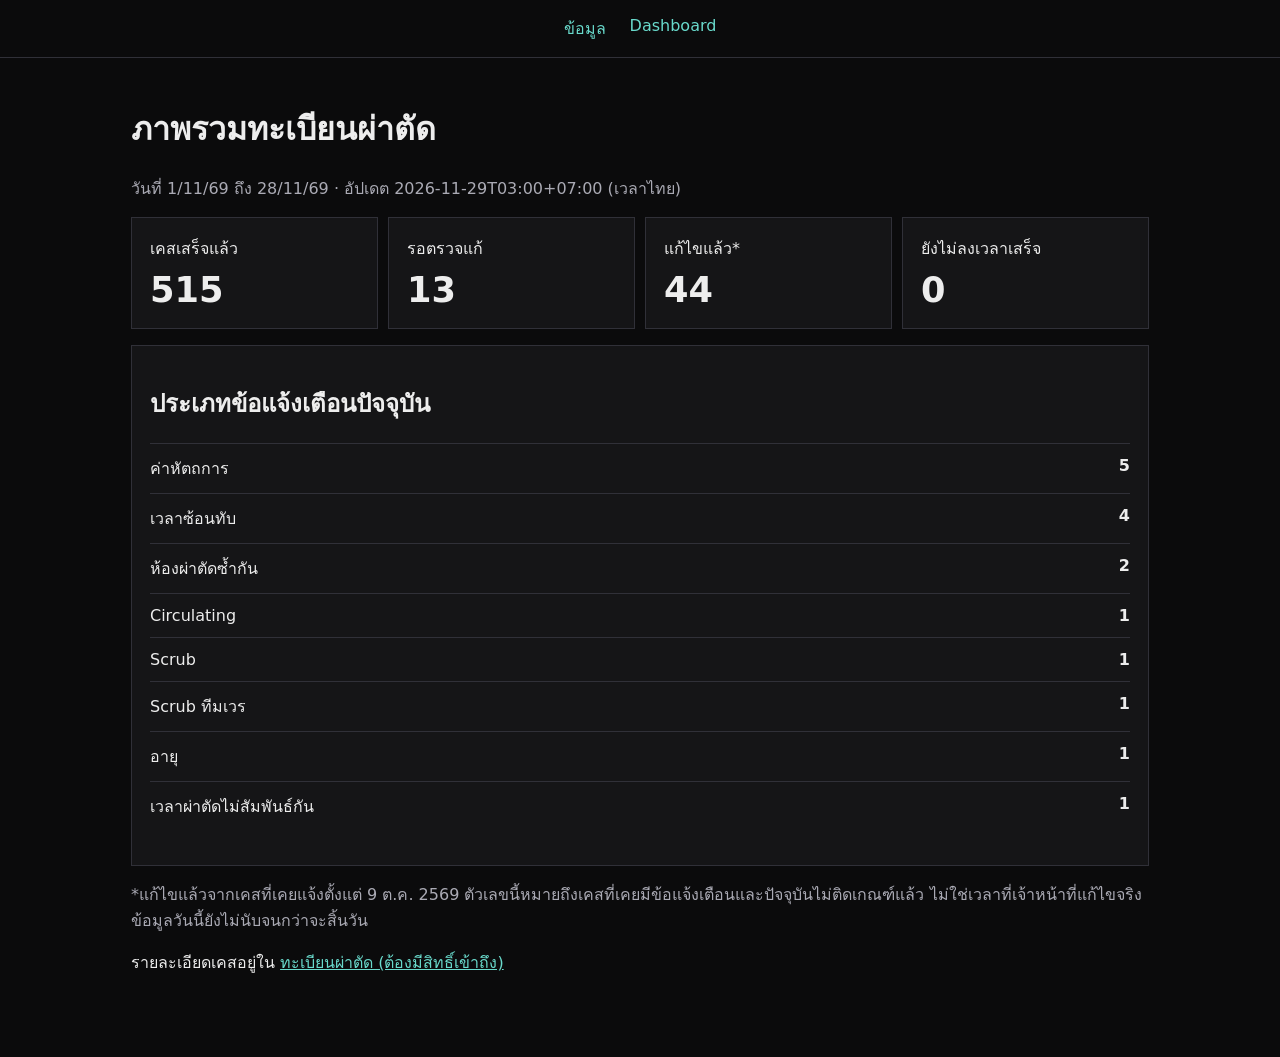
<file: dashboard.html>
<!doctype html><html lang="th"><head><meta charset="utf-8">
<meta name="viewport" content="width=device-width,initial-scale=1">
<title>ภาพรวมทะเบียนผ่าตัด — OR Audit</title><style>
:root{color-scheme:dark;font-family:system-ui,-apple-system,sans-serif;background:#0b0b0c;color:#ededed}
*{box-sizing:border-box}body{margin:0}main{max-width:1050px;margin:auto;padding:24px 16px 64px}
nav{border-bottom:1px solid #303038;padding:16px;display:flex;gap:24px;justify-content:center}
a{color:#69dacc}nav a{text-decoration:none}h1{font-size:clamp(1.5rem,3vw,2rem)}
.muted{color:#aaaab4}.grid{display:grid;grid-template-columns:repeat(auto-fit,minmax(170px,1fr));gap:10px}
.card,.panel{border:1px solid #303038;background:#151517;padding:18px}.card strong{display:block;font-size:2.2rem;margin-top:8px}
.panel{margin-top:16px}ul{padding:0;list-style:none}li{border-top:1px solid #303038;padding:12px 0;display:flex;justify-content:space-between;gap:12px}
.note{line-height:1.65}@media(max-width:480px){.grid{grid-template-columns:repeat(2,minmax(0,1fr))}.card{padding:12px}.card strong{font-size:1.8rem}}
</style></head><body><nav><a href="index.html">ข้อมูล</a><a href="dashboard.html">Dashboard</a></nav>
<main><h1>ภาพรวมทะเบียนผ่าตัด</h1><p class="muted">วันที่ 1/11/69 ถึง 28/11/69 · อัปเดต 2026-11-29T03:00+07:00 (เวลาไทย)</p>
<section class="grid" aria-label="สรุป"><div class="card">เคสเสร็จแล้ว<strong>515</strong></div>
<div class="card">รอตรวจแก้<strong>13</strong></div>
<div class="card">แก้ไขแล้ว*<strong>44</strong></div>
<div class="card">ยังไม่ลงเวลาเสร็จ<strong>0</strong></div></section>
<section class="panel"><h2>ประเภทข้อแจ้งเตือนปัจจุบัน</h2><ul><li><span>ค่าหัตถการ</span><strong>5</strong></li><li><span>เวลาซ้อนทับ</span><strong>4</strong></li><li><span>ห้องผ่าตัดซ้ำกัน</span><strong>2</strong></li><li><span>Circulating</span><strong>1</strong></li><li><span>Scrub</span><strong>1</strong></li><li><span>Scrub ทีมเวร</span><strong>1</strong></li><li><span>อายุ</span><strong>1</strong></li><li><span>เวลาผ่าตัดไม่สัมพันธ์กัน</span><strong>1</strong></li></ul></section>
<p class="note muted">*แก้ไขแล้วจากเคสที่เคยแจ้งตั้งแต่ 9 ต.ค. 2569 ตัวเลขนี้หมายถึงเคสที่เคยมีข้อแจ้งเตือนและปัจจุบันไม่ติดเกณฑ์แล้ว ไม่ใช่เวลาที่เจ้าหน้าที่แก้ไขจริง ข้อมูลวันนี้ยังไม่นับจนกว่าจะสิ้นวัน</p>
<p class="note">รายละเอียดเคสอยู่ใน <a href="https://docs.google.com/spreadsheets/d/1T57OJl3Pa2oSgCp1pms4IMlwQyu6qdIIihpqqjwFoCk/edit#gid=0">ทะเบียนผ่าตัด (ต้องมีสิทธิ์เข้าถึง)</a></p>
</main></body></html>
</file>
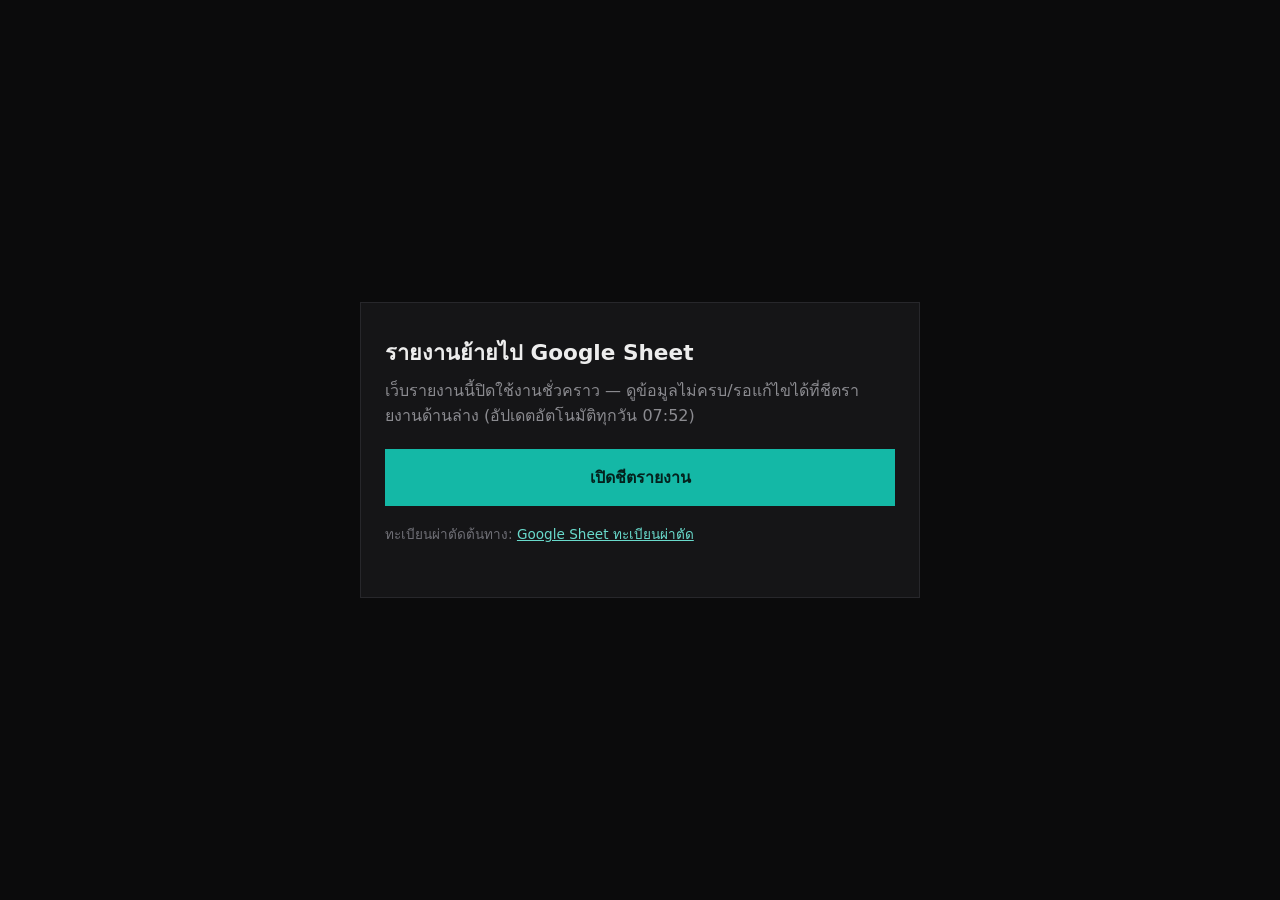
<file: notice.html>
<!doctype html>
<html lang="th">
<head>
<meta charset="utf-8">
<meta name="viewport" content="width=device-width,initial-scale=1">
<title>รายงานข้อมูลไม่ครบถ้วน — ย้ายไป Google Sheet</title>
<style>
:root{color-scheme:dark;font-family:system-ui,-apple-system,"Segoe UI",sans-serif;background:#0b0b0c;color:#ededed}
*{box-sizing:border-box}
body{margin:0;min-height:100vh;display:flex;align-items:center;justify-content:center;padding:24px}
main{max-width:560px;width:100%;border:1px solid #27272b;background:#151517;padding:32px 24px}
h1{font-size:1.35rem;margin:0 0 8px}
p{color:#8b8b90;line-height:1.6;margin:0 0 20px}
a.btn{display:block;text-align:center;padding:16px 20px;background:#14b8a6;color:#04211d;text-decoration:none;font-weight:700}
a.btn:hover{background:#0fa596}
.small{margin-top:18px;font-size:.85rem;color:#6f6f76}
</style>
</head>
<body>
<main>
  <h1>รายงานย้ายไป Google Sheet</h1>
  <p>เว็บรายงานนี้ปิดใช้งานชั่วคราว — ดูข้อมูลไม่ครบ/รอแก้ไขได้ที่ชีตรายงานด้านล่าง (อัปเดตอัตโนมัติทุกวัน 07:52)</p>
  <a class="btn" href="https://docs.google.com/spreadsheets/d/1TMrRcmqlzSZYWvk6pmQ0gSfhveRpoYLInNk3wGlnUS0/edit">เปิดชีตรายงาน</a>
  <p class="small">ทะเบียนผ่าตัดต้นทาง: <a href="https://docs.google.com/spreadsheets/d/1T57OJl3Pa2oSgCp1pms4IMlwQyu6qdIIihpqqjwFoCk/edit#gid=0" style="color:#69dacc">Google Sheet ทะเบียนผ่าตัด</a></p>
</main>
</body>
</html>
</file>
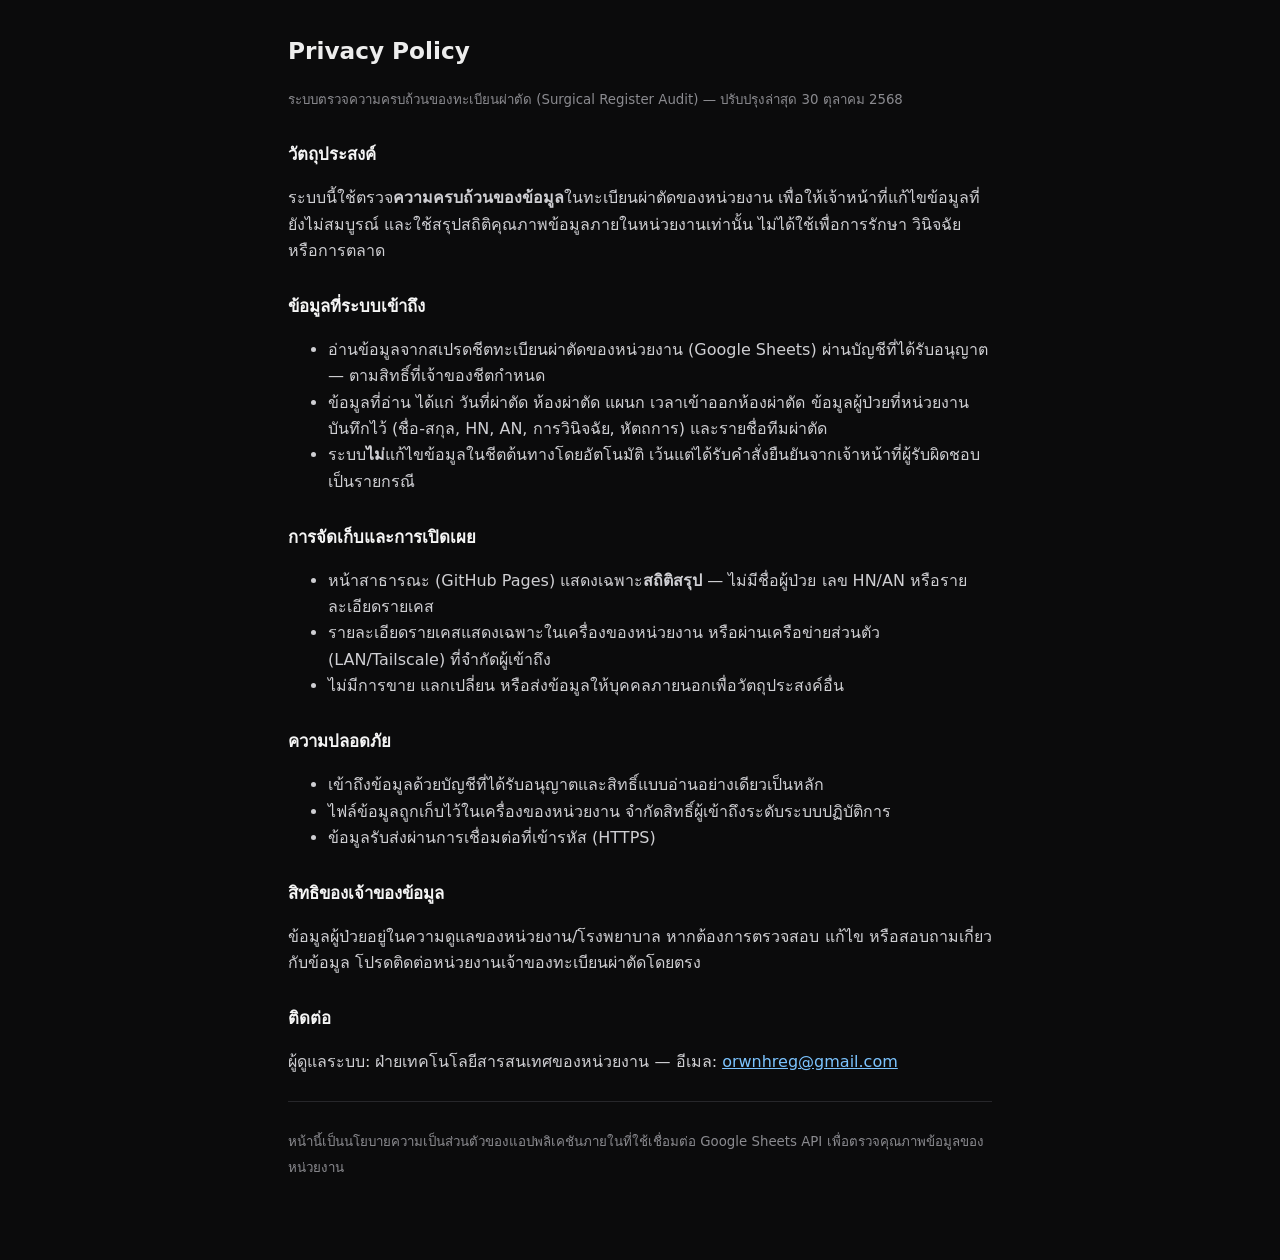
<file: privacy.html>
<!doctype html>
<html lang="th">
<head>
<meta charset="utf-8">
<meta name="viewport" content="width=device-width, initial-scale=1">
<title>Privacy Policy — ระบบตรวจความครบถ้วนทะเบียนผ่าตัด</title>
<style>
:root{color-scheme:dark}
body{background:#0b0b0c;color:#ededed;font-family:-apple-system,system-ui,"Noto Sans Thai",sans-serif;
     line-height:1.65;margin:0;padding:2rem 1.1rem 4rem}
main{max-width:44rem;margin:0 auto}
h1{font-size:1.45rem;margin:0 0 .35rem}
h2{font-size:1.05rem;margin:1.8rem 0 .5rem;color:#f5f5f5}
p,li{color:#cfcfd3}
small{color:#8b8b90}
a{color:#7cc4ff}
hr{border:0;border-top:1px solid #27272b;margin:1.6rem 0}
</style>
</head>
<body>
<main>
<h1>Privacy Policy</h1>
<p><small>ระบบตรวจความครบถ้วนของทะเบียนผ่าตัด (Surgical Register Audit) — ปรับปรุงล่าสุด 30 ตุลาคม 2568</small></p>

<h2>วัตถุประสงค์</h2>
<p>ระบบนี้ใช้ตรวจ<b>ความครบถ้วนของข้อมูล</b>ในทะเบียนผ่าตัดของหน่วยงาน เพื่อให้เจ้าหน้าที่แก้ไขข้อมูลที่ยังไม่สมบูรณ์ และใช้สรุปสถิติคุณภาพข้อมูลภายในหน่วยงานเท่านั้น ไม่ได้ใช้เพื่อการรักษา วินิจฉัย หรือการตลาด</p>

<h2>ข้อมูลที่ระบบเข้าถึง</h2>
<ul>
  <li>อ่านข้อมูลจากสเปรดชีตทะเบียนผ่าตัดของหน่วยงาน (Google Sheets) ผ่านบัญชีที่ได้รับอนุญาต — ตามสิทธิ์ที่เจ้าของชีตกำหนด</li>
  <li>ข้อมูลที่อ่าน ได้แก่ วันที่ผ่าตัด ห้องผ่าตัด แผนก เวลาเข้าออกห้องผ่าตัด ข้อมูลผู้ป่วยที่หน่วยงานบันทึกไว้ (ชื่อ-สกุล, HN, AN, การวินิจฉัย, หัตถการ) และรายชื่อทีมผ่าตัด</li>
  <li>ระบบ<b>ไม่</b>แก้ไขข้อมูลในชีตต้นทางโดยอัตโนมัติ เว้นแต่ได้รับคำสั่งยืนยันจากเจ้าหน้าที่ผู้รับผิดชอบเป็นรายกรณี</li>
</ul>

<h2>การจัดเก็บและการเปิดเผย</h2>
<ul>
  <li>หน้าสาธารณะ (GitHub Pages) แสดงเฉพาะ<b>สถิติสรุป</b> — ไม่มีชื่อผู้ป่วย เลข HN/AN หรือรายละเอียดรายเคส</li>
  <li>รายละเอียดรายเคสแสดงเฉพาะในเครื่องของหน่วยงาน หรือผ่านเครือข่ายส่วนตัว (LAN/Tailscale) ที่จำกัดผู้เข้าถึง</li>
  <li>ไม่มีการขาย แลกเปลี่ยน หรือส่งข้อมูลให้บุคคลภายนอกเพื่อวัตถุประสงค์อื่น</li>
</ul>

<h2>ความปลอดภัย</h2>
<ul>
  <li>เข้าถึงข้อมูลด้วยบัญชีที่ได้รับอนุญาตและสิทธิ์แบบอ่านอย่างเดียวเป็นหลัก</li>
  <li>ไฟล์ข้อมูลถูกเก็บไว้ในเครื่องของหน่วยงาน จำกัดสิทธิ์ผู้เข้าถึงระดับระบบปฏิบัติการ</li>
  <li>ข้อมูลรับส่งผ่านการเชื่อมต่อที่เข้ารหัส (HTTPS)</li>
</ul>

<h2>สิทธิของเจ้าของข้อมูล</h2>
<p>ข้อมูลผู้ป่วยอยู่ในความดูแลของหน่วยงาน/โรงพยาบาล หากต้องการตรวจสอบ แก้ไข หรือสอบถามเกี่ยวกับข้อมูล โปรดติดต่อหน่วยงานเจ้าของทะเบียนผ่าตัดโดยตรง</p>

<h2>ติดต่อ</h2>
<p>ผู้ดูแลระบบ: ฝ่ายเทคโนโลยีสารสนเทศของหน่วยงาน — อีเมล: <a href="mailto:orwnhreg@gmail.com">orwnhreg@gmail.com</a></p>
<hr>
<p><small>หน้านี้เป็นนโยบายความเป็นส่วนตัวของแอปพลิเคชันภายในที่ใช้เชื่อมต่อ Google Sheets API เพื่อตรวจคุณภาพข้อมูลของหน่วยงาน</small></p>
</main>
</body>
</html>
</file>
